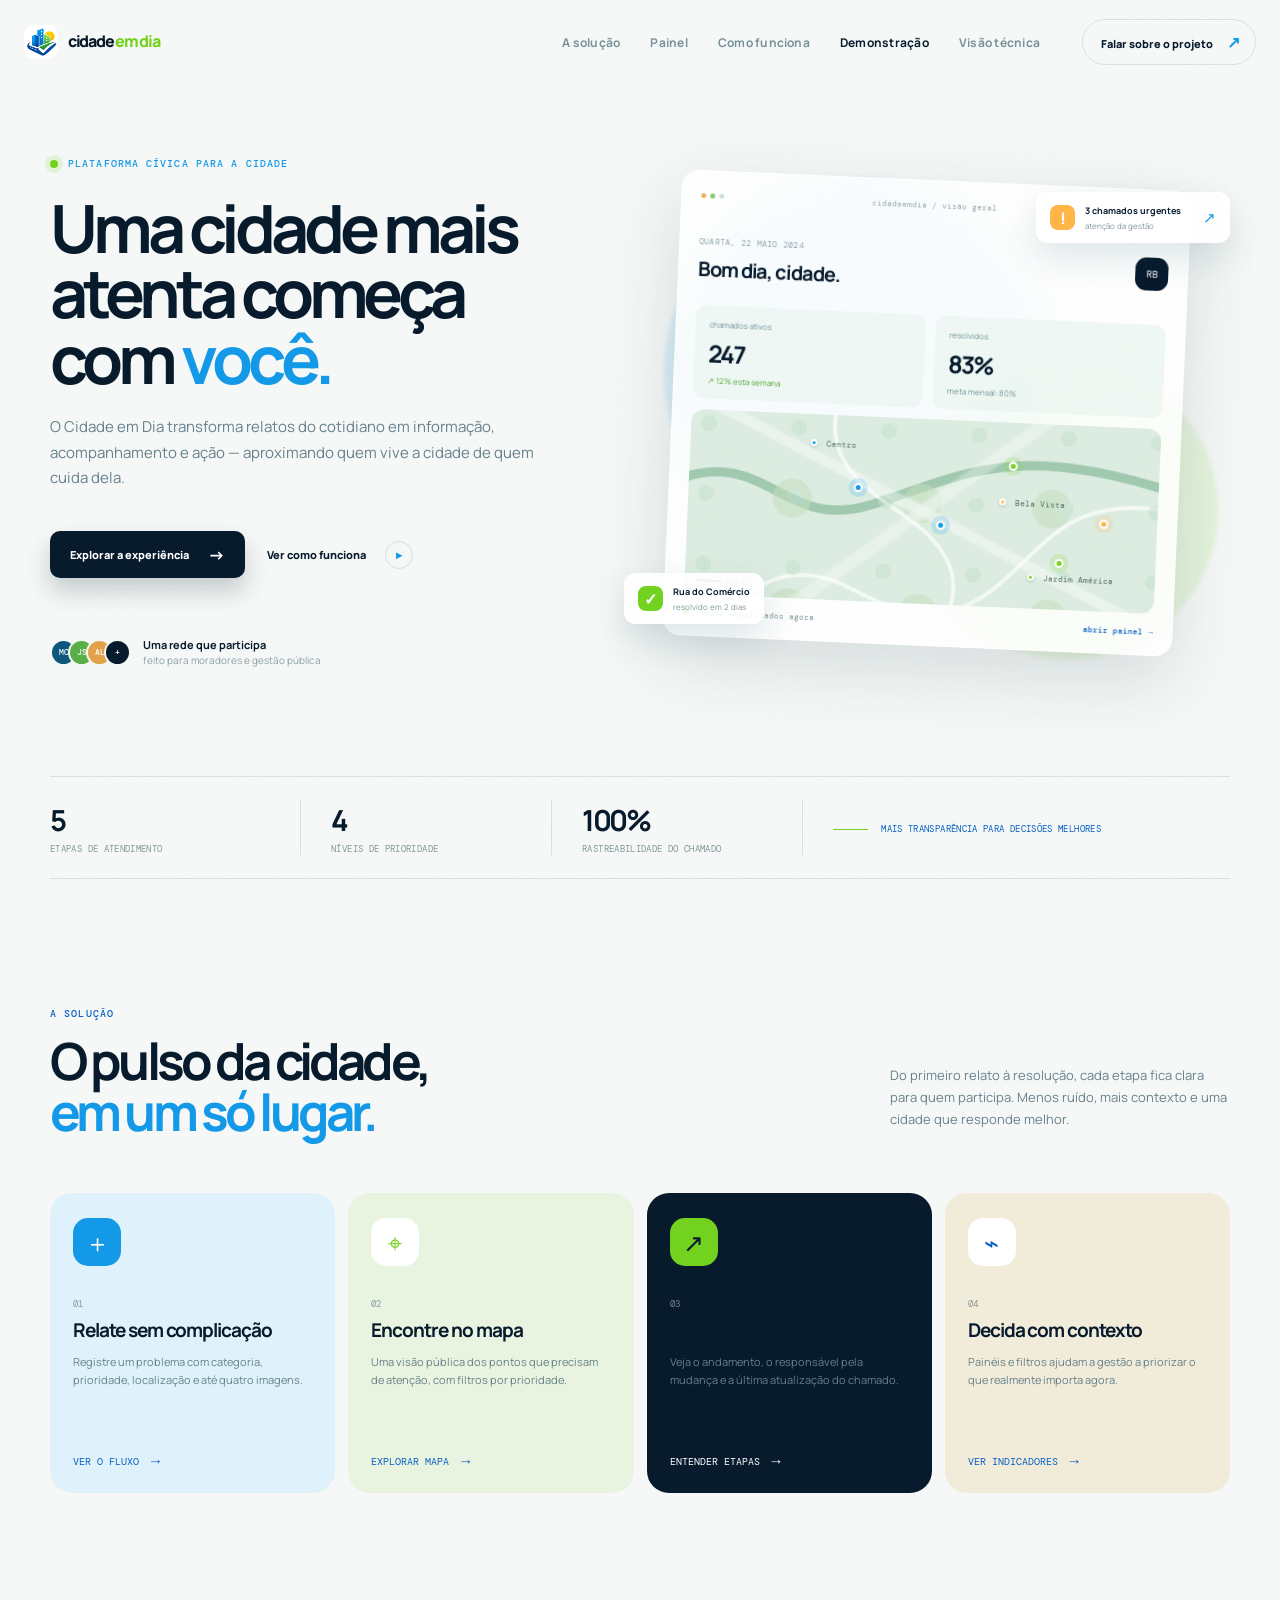
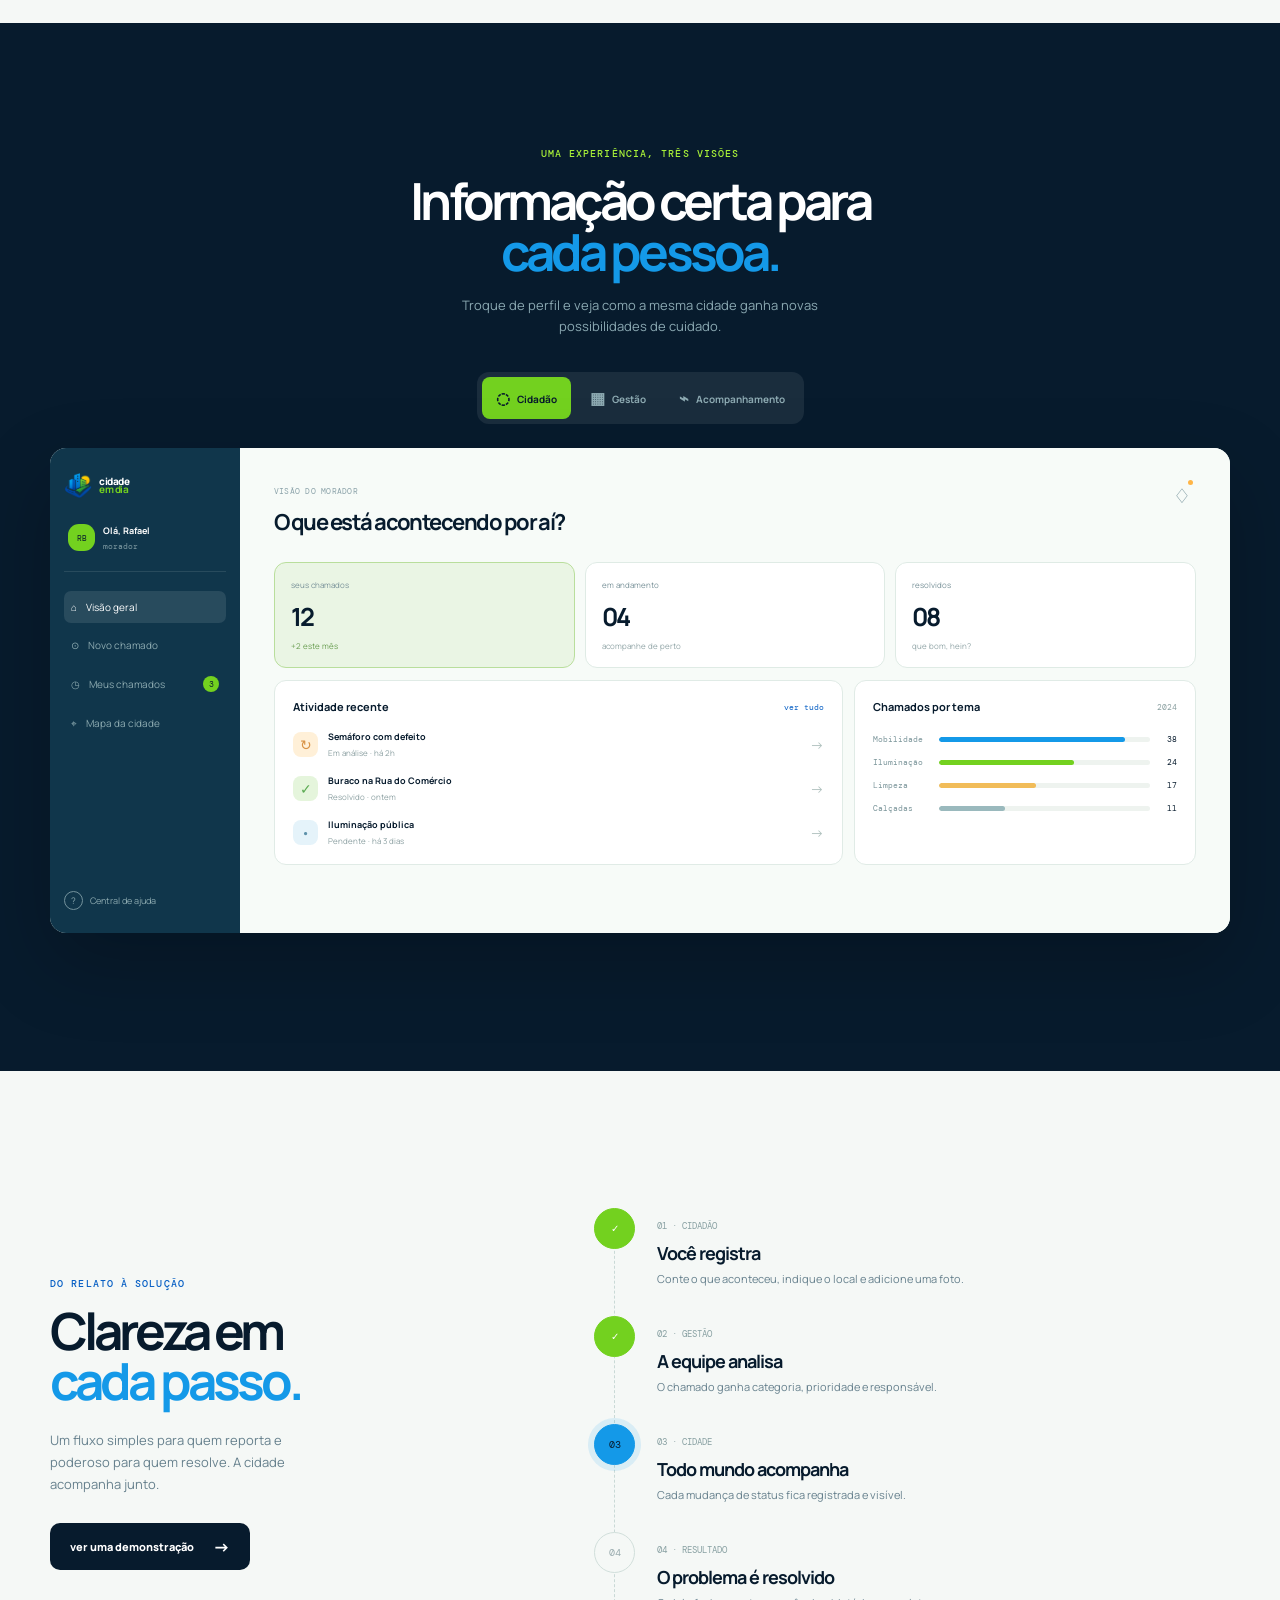
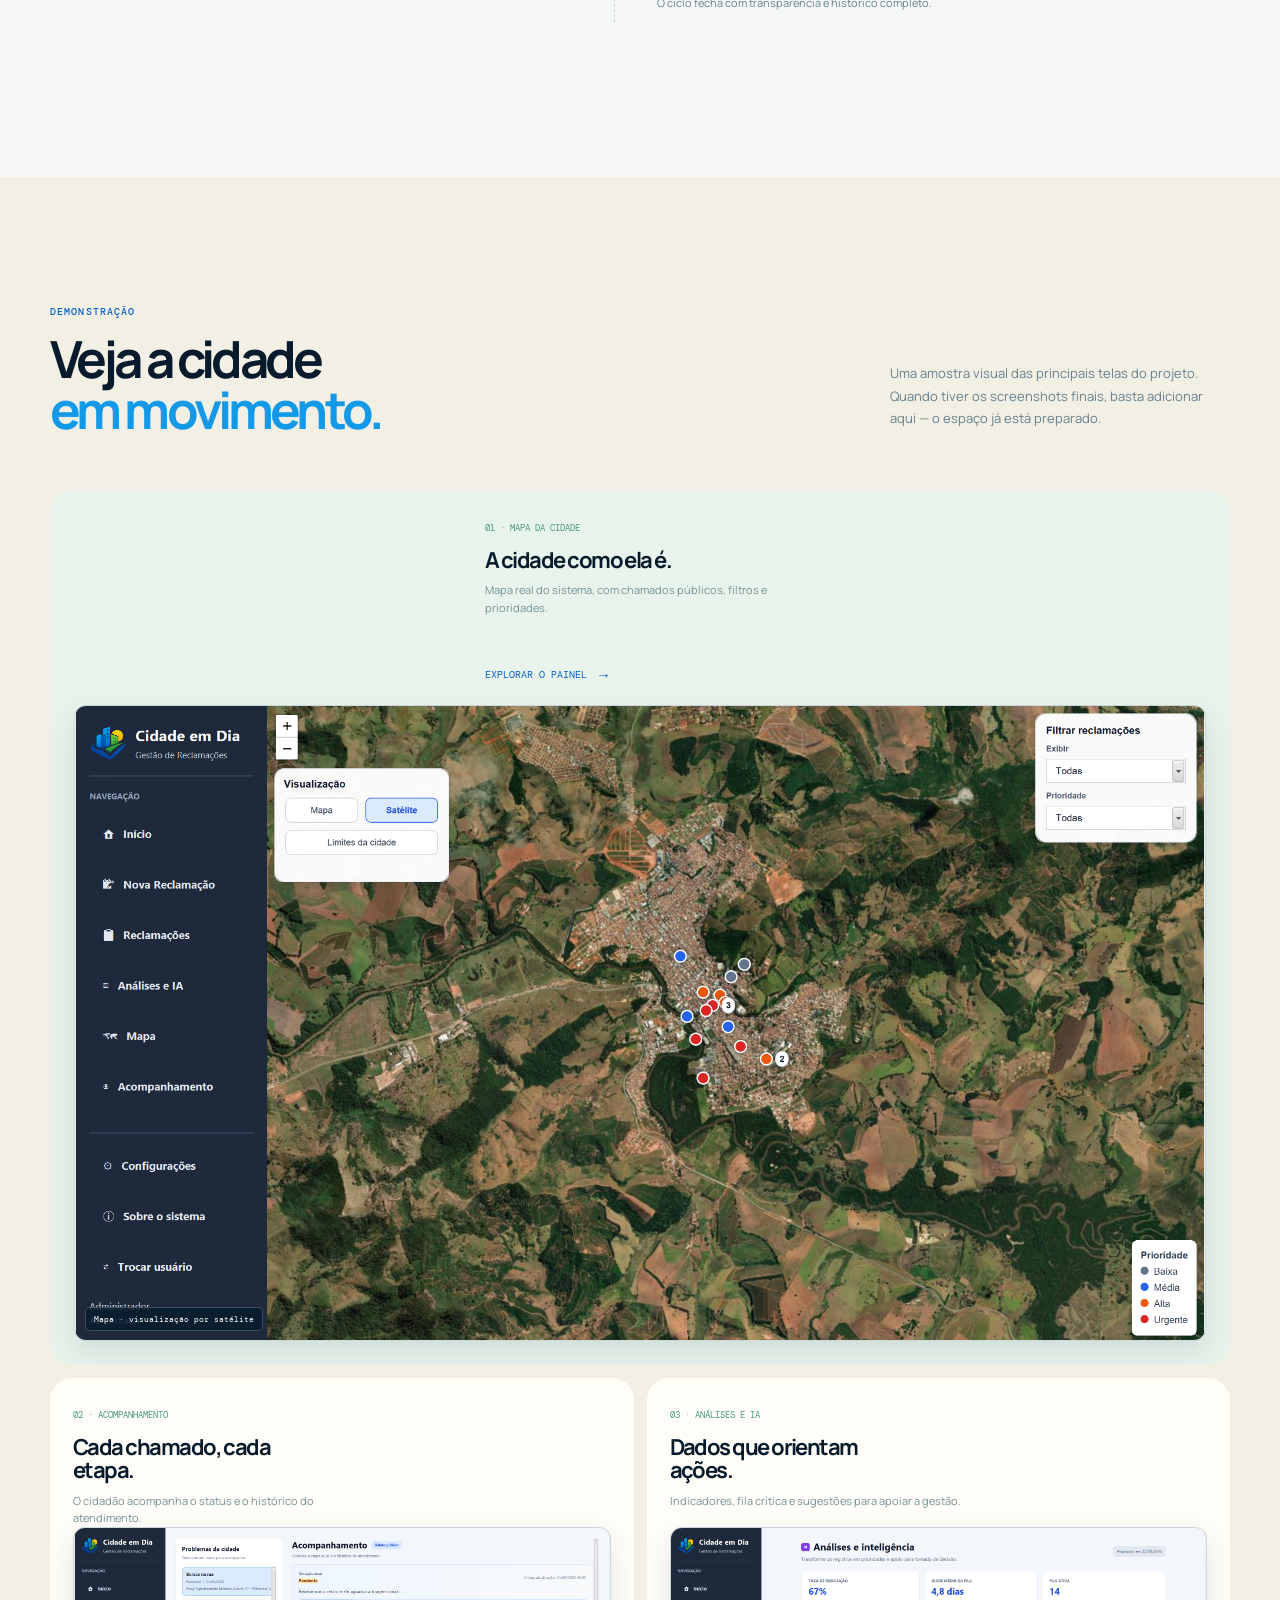
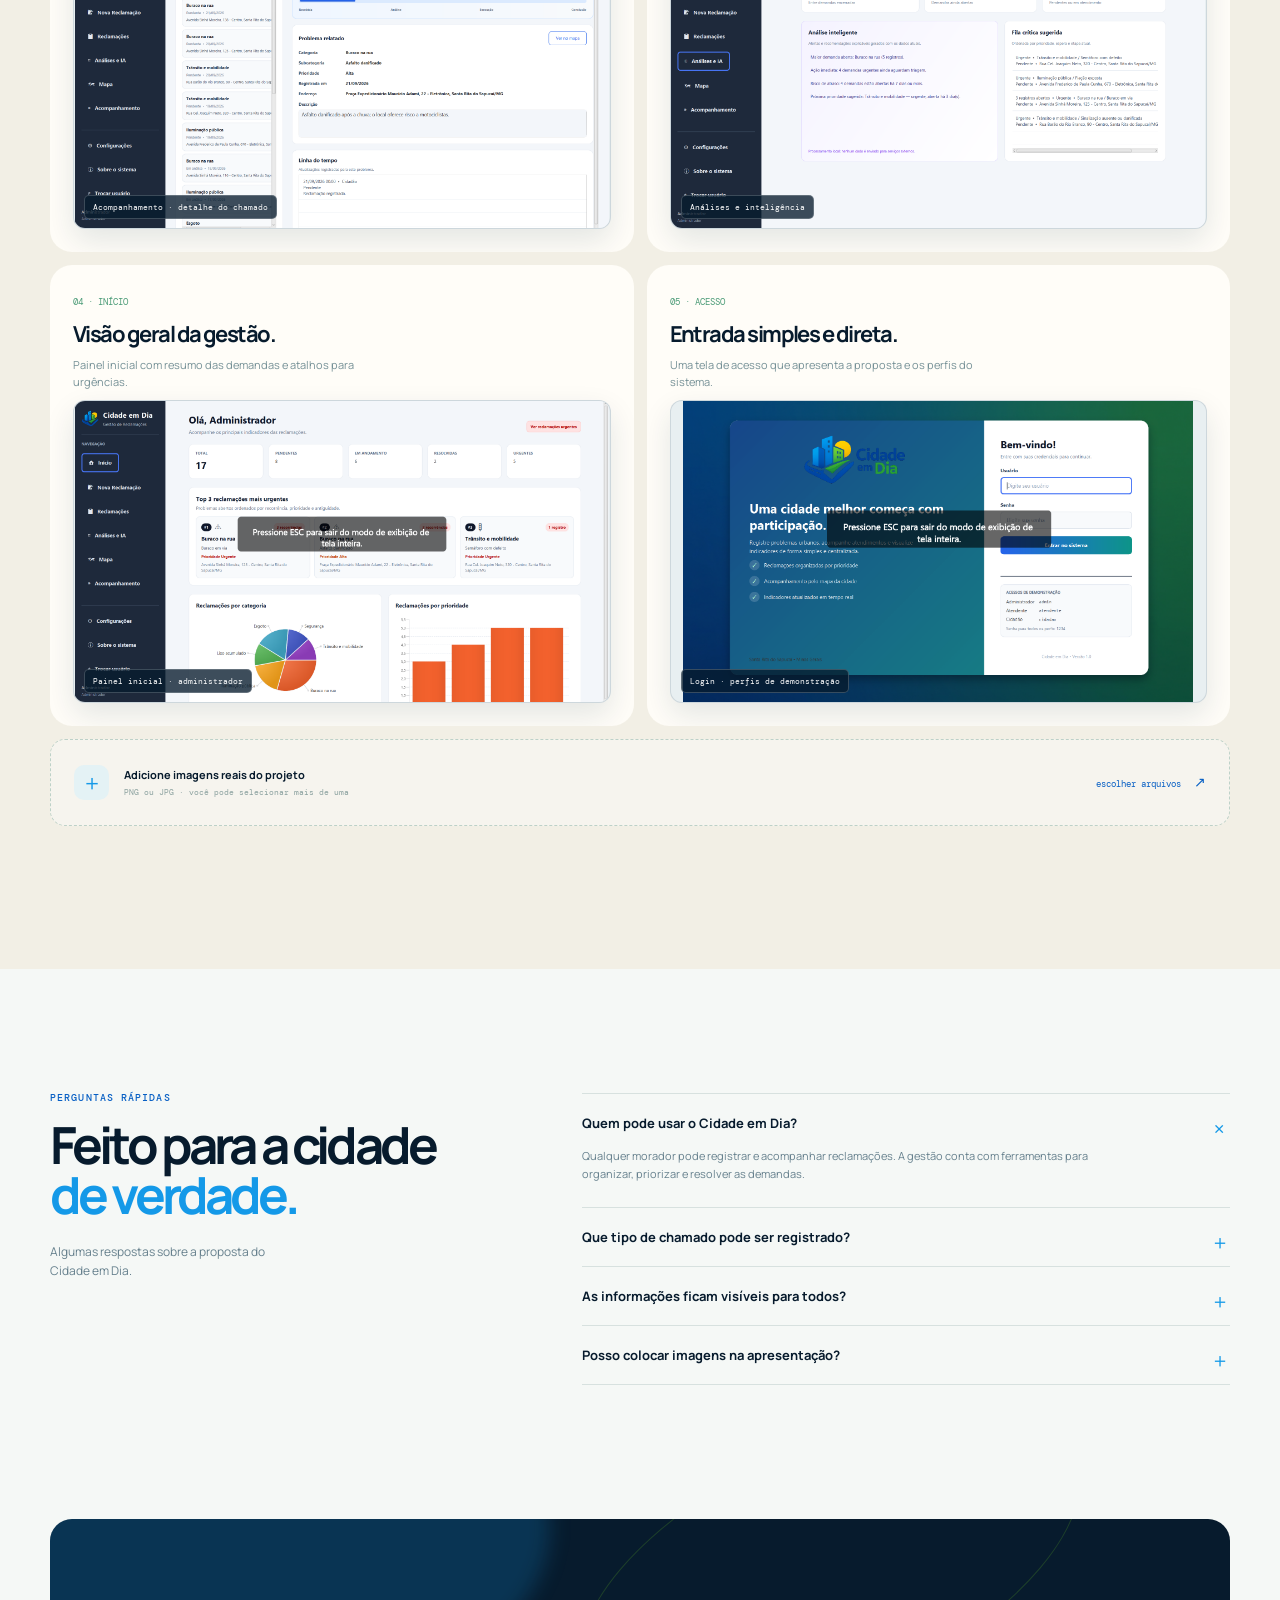
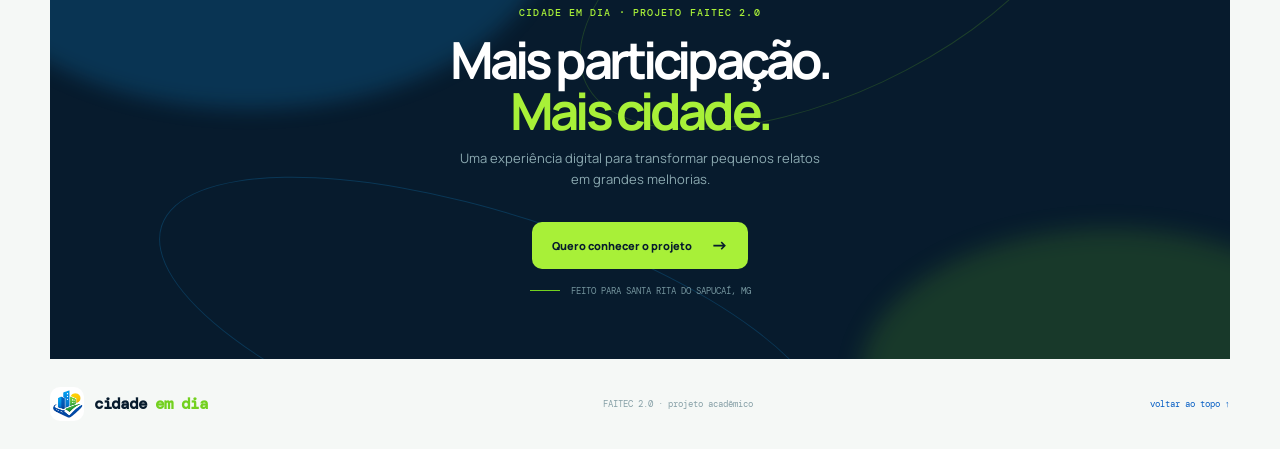
<file: site/index.html>
<!doctype html>
<html lang="pt-BR">
  <head>
    <meta charset="UTF-8" />
    <meta name="viewport" content="width=device-width, initial-scale=1.0" />
    <meta name="description" content="Cidade em Dia: conectando moradores, gestão pública e soluções para uma cidade melhor." />
    <meta name="theme-color" content="#071b2d" />
    <title>Cidade em Dia — A cidade em movimento</title>
    <link rel="stylesheet" href="styles.css" />
  </head>
  <body>
    <div class="site-noise" aria-hidden="true"></div>

    <header class="topbar" id="topo">
      <a class="brand" href="#topo" aria-label="Cidade em Dia, início">
        <span class="brand-mark"><img src="../src/main/resources/images/logoSemNome.png" alt="" /></span>
        <span class="brand-name">cidade <b>em dia</b></span>
      </a>

      <button class="menu-toggle" type="button" aria-expanded="false" aria-controls="main-nav">
        <span></span><span></span><span></span>
        <span class="sr-only">Abrir menu</span>
      </button>

      <nav class="main-nav" id="main-nav" aria-label="Navegação principal">
        <a class="nav-link is-active" href="#solucao">A solução</a>
        <a class="nav-link" href="#painel">Painel</a>
        <a class="nav-link" href="#fluxo">Como funciona</a>
        <a class="nav-link" href="#demonstracao">Demonstração</a>
        <a class="nav-link" href="tecnico.html">Visão técnica</a>
      </nav>

      <a class="nav-cta" href="#contato">Falar sobre o projeto <span aria-hidden="true">↗</span></a>
    </header>

    <main>
      <section class="hero section-wrap" id="inicio">
        <div class="hero-copy reveal">
          <div class="eyebrow"><span class="pulse-dot"></span> plataforma cívica para a cidade</div>
          <h1>Uma cidade mais atenta começa com <span>você.</span></h1>
          <p class="hero-lead">O Cidade em Dia transforma relatos do cotidiano em informação, acompanhamento e ação — aproximando quem vive a cidade de quem cuida dela.</p>
          <div class="hero-actions">
            <a class="button button-primary" href="#painel">Explorar a experiência <span aria-hidden="true">→</span></a>
            <button class="button button-quiet" type="button" data-open-modal>Ver como funciona <span class="play-icon" aria-hidden="true">▶</span></button>
          </div>
          <div class="hero-proof">
            <div class="avatar-stack" aria-hidden="true">
              <span>MC</span><span>JS</span><span>AL</span><span>+</span>
            </div>
            <p><strong>Uma rede que participa</strong><br /><span>feito para moradores e gestão pública</span></p>
          </div>
        </div>

        <div class="hero-visual reveal reveal-delay" aria-label="Prévia do painel Cidade em Dia">
          <div class="visual-glow glow-blue"></div>
          <div class="visual-glow glow-green"></div>
          <div class="hero-dashboard glass-card">
            <div class="dashboard-topline">
              <div class="window-dots"><i></i><i></i><i></i></div>
              <span>cidadeemdia / visão geral</span>
              <button type="button" aria-label="Mais opções">•••</button>
            </div>
            <div class="dashboard-heading">
              <div><span class="mini-label">quarta, 22 maio 2024</span><h2>Bom dia, cidade.</h2></div>
              <span class="user-chip">RB</span>
            </div>
            <div class="metric-row">
              <div class="metric"><span>chamados ativos</span><strong data-count="247">0</strong><small class="metric-up">↗ 12% esta semana</small></div>
              <div class="metric"><span>resolvidos</span><strong data-count="83" data-suffix="%">0%</strong><small>meta mensal: 80%</small></div>
            </div>
            <div class="mini-map">
              <div class="map-label map-label-one"><span class="map-pin blue"></span> Centro</div>
              <div class="map-label map-label-two"><span class="map-pin green"></span> Jardim América</div>
              <div class="map-label map-label-three"><span class="map-pin amber"></span> Bela Vista</div>
              <svg viewBox="0 0 500 220" preserveAspectRatio="none" aria-hidden="true">
                <path class="map-road road-one" d="M-10 75 C 80 38, 104 126, 194 94 S 342 16, 520 68" />
                <path class="map-road road-two" d="M48 222 C 80 168, 129 161, 178 184 S 278 225, 334 173 S 405 76, 515 86" />
                <path class="map-road road-three" d="M155 -10 C 139 65, 217 90, 251 118 S 300 180, 270 230" />
              </svg>
              <div class="map-dot dot-blue"></div><div class="map-dot dot-blue two"></div><div class="map-dot dot-green"></div><div class="map-dot dot-amber"></div><div class="map-dot dot-green two"></div>
              <div class="map-scale"><span></span><small>500 m</small></div>
            </div>
            <div class="dashboard-footer"><span><i class="status-live"></i> dados atualizados agora</span><a href="#painel">abrir painel →</a></div>
          </div>
          <div class="floating-card floating-alert"><span class="alert-icon">!</span><div><strong>3 chamados urgentes</strong><small>atenção da gestão</small></div><span class="floating-arrow">↗</span></div>
          <div class="floating-card floating-status"><span class="check-icon">✓</span><div><strong>Rua do Comércio</strong><small>resolvido em 2 dias</small></div></div>
        </div>
      </section>

      <div class="impact-strip section-wrap reveal" aria-label="Indicadores do projeto">
        <div><strong>5</strong><span>etapas de atendimento</span></div>
        <div><strong>4</strong><span>níveis de prioridade</span></div>
        <div><strong>100%</strong><span>rastreabilidade do chamado</span></div>
        <div class="impact-note"><span class="impact-line"></span><span>mais transparência para decisões melhores</span></div>
      </div>

      <section class="section section-wrap" id="solucao">
        <div class="section-heading split-heading reveal">
          <div><div class="eyebrow eyebrow-dark">a solução</div><h2>O pulso da cidade,<br /><em>em um só lugar.</em></h2></div>
          <p>Do primeiro relato à resolução, cada etapa fica clara para quem participa. Menos ruído, mais contexto e uma cidade que responde melhor.</p>
        </div>
        <div class="feature-grid">
          <article class="feature-card feature-blue reveal">
            <div class="feature-icon icon-report"><span>＋</span></div>
            <span class="feature-number">01</span><h3>Relate sem complicação</h3><p>Registre um problema com categoria, prioridade, localização e até quatro imagens.</p><a href="#fluxo" class="text-link">ver o fluxo <span>→</span></a>
          </article>
          <article class="feature-card feature-lime reveal reveal-delay-sm">
            <div class="feature-icon icon-map"><span>⌖</span></div>
            <span class="feature-number">02</span><h3>Encontre no mapa</h3><p>Uma visão pública dos pontos que precisam de atenção, com filtros por prioridade.</p><a href="#painel" class="text-link">explorar mapa <span>→</span></a>
          </article>
          <article class="feature-card feature-navy reveal reveal-delay-md">
            <div class="feature-icon icon-track"><span>↗</span></div>
            <span class="feature-number">03</span><h3>Acompanhe de verdade</h3><p>Veja o andamento, o responsável pela mudança e a última atualização do chamado.</p><a href="#fluxo" class="text-link">entender etapas <span>→</span></a>
          </article>
          <article class="feature-card feature-sand reveal reveal-delay-lg">
            <div class="feature-icon icon-insight"><span>⌁</span></div>
            <span class="feature-number">04</span><h3>Decida com contexto</h3><p>Painéis e filtros ajudam a gestão a priorizar o que realmente importa agora.</p><a href="#painel" class="text-link">ver indicadores <span>→</span></a>
          </article>
        </div>
      </section>

      <section class="section panel-section" id="painel">
        <div class="section-wrap">
          <div class="section-heading centered-heading reveal">
            <div class="eyebrow eyebrow-light">uma experiência, três visões</div>
            <h2>Informação certa para<br /><em>cada pessoa.</em></h2>
            <p>Troque de perfil e veja como a mesma cidade ganha novas possibilidades de cuidado.</p>
          </div>
          <div class="panel-switcher reveal" role="tablist" aria-label="Perfis do painel">
            <button class="profile-tab is-active" type="button" role="tab" aria-selected="true" data-profile="citizen"><span class="tab-symbol">◌</span> Cidadão</button>
            <button class="profile-tab" type="button" role="tab" aria-selected="false" data-profile="manager"><span class="tab-symbol">▦</span> Gestão</button>
            <button class="profile-tab" type="button" role="tab" aria-selected="false" data-profile="tracking"><span class="tab-symbol">⌁</span> Acompanhamento</button>
          </div>
          <div class="interactive-panel glass-card reveal">
            <div class="interactive-sidebar">
              <div class="mini-brand"><img src="../src/main/resources/images/logoSemNome.png" alt="" /><span>cidade<br /><b>em dia</b></span></div>
              <div class="sidebar-user"><span class="user-chip user-chip-light">RB</span><div><strong id="side-name">Olá, Rafael</strong><small id="side-role">morador</small></div></div>
              <nav class="side-nav" aria-label="Prévia de navegação"><a class="side-nav-link is-current" href="#painel">⌂ <span>Visão geral</span></a><a class="side-nav-link" href="#demonstracao">⊙ <span id="side-action">Novo chamado</span></a><a class="side-nav-link" href="#fluxo">◷ <span>Meus chamados</span><i>3</i></a><a class="side-nav-link" href="#painel">⌖ <span>Mapa da cidade</span></a></nav>
              <div class="sidebar-bottom"><span class="sidebar-help">?</span><span>Central de ajuda</span></div>
            </div>
            <div class="interactive-main">
              <div class="interactive-top"><div><span class="mini-label" id="panel-kicker">visão do morador</span><h3 id="panel-title">O que está acontecendo por aí?</h3></div><button class="notify-button" aria-label="Notificações">♢<i></i></button></div>
              <div class="panel-content" id="profile-citizen">
                <div class="panel-stat-grid"><div class="panel-stat panel-stat-highlight"><span>seus chamados</span><strong>12</strong><small>+2 este mês</small></div><div class="panel-stat"><span>em andamento</span><strong>04</strong><small>acompanhe de perto</small></div><div class="panel-stat"><span>resolvidos</span><strong>08</strong><small>que bom, hein?</small></div></div>
                <div class="panel-lower"><div class="activity-card"><div class="card-header"><h4>Atividade recente</h4><a href="#fluxo">ver tudo</a></div><div class="activity-row"><span class="activity-status status-analysis">↻</span><div><strong>Semáforo com defeito</strong><small>Em análise · há 2h</small></div><span class="activity-arrow">→</span></div><div class="activity-row"><span class="activity-status status-done">✓</span><div><strong>Buraco na Rua do Comércio</strong><small>Resolvido · ontem</small></div><span class="activity-arrow">→</span></div><div class="activity-row"><span class="activity-status status-pending">•</span><div><strong>Iluminação pública</strong><small>Pendente · há 3 dias</small></div><span class="activity-arrow">→</span></div></div><div class="category-card"><div class="card-header"><h4>Chamados por tema</h4><span>2024</span></div><div class="bar-chart"><div style="--bar: 88%"><span>Mobilidade</span><i></i><b>38</b></div><div style="--bar: 64%"><span>Iluminação</span><i></i><b>24</b></div><div style="--bar: 46%"><span>Limpeza</span><i></i><b>17</b></div><div style="--bar: 31%"><span>Calçadas</span><i></i><b>11</b></div></div></div></div>
              </div>
              <div class="panel-content is-hidden" id="profile-manager">
                <div class="panel-stat-grid"><div class="panel-stat panel-stat-highlight"><span>chamados totais</span><strong>247</strong><small>+12% esta semana</small></div><div class="panel-stat"><span>urgentes</span><strong>03</strong><small class="danger-text">atenção necessária</small></div><div class="panel-stat"><span>taxa de solução</span><strong>83<small>%</small></strong><small>acima da meta</small></div></div>
                <div class="panel-lower"><div class="activity-card"><div class="card-header"><h4>Fila de atenção</h4><a href="#demonstracao">abrir fila</a></div><div class="activity-row"><span class="priority-dot priority-high"></span><div><strong>Congestionamento recorrente</strong><small>Urgente · Centro</small></div><span class="activity-arrow">→</span></div><div class="activity-row"><span class="priority-dot priority-medium"></span><div><strong>Faixa de pedestres apagada</strong><small>Alta · Jardim América</small></div><span class="activity-arrow">→</span></div><div class="activity-row"><span class="priority-dot priority-low"></span><div><strong>Coleta irregular</strong><small>Média · Bela Vista</small></div><span class="activity-arrow">→</span></div></div><div class="category-card insight-card"><div class="card-header"><h4>Tempo médio</h4><span>últimos 30 dias</span></div><strong class="big-insight">2,4 <small>dias</small></strong><div class="insight-line"><span>melhor que no mês anterior</span><b>↓ 18%</b></div><div class="sparkline"><i></i><i></i><i></i><i></i><i></i><i></i><i></i><i></i></div></div></div>
              </div>
              <div class="panel-content is-hidden" id="profile-tracking">
                <div class="tracking-head"><div><span class="mini-label">chamado #CED-0247</span><h4>Buraco na Rua do Comércio</h4><span class="location-label">⌖ Centro · Santa Rita do Sapucaí</span></div><span class="tracking-badge">em execução</span></div>
                <div class="progress-track"><div class="progress-fill"></div><div class="progress-point is-done">✓</div><div class="progress-point is-done">✓</div><div class="progress-point is-current">3</div><div class="progress-point">4</div></div><div class="progress-labels"><span>Registrado</span><span>Em análise</span><span class="current-label">Em execução</span><span>Resolvido</span></div>
                <div class="tracking-update"><span class="update-icon">↗</span><div><strong>Equipe de obras atualizou o chamado</strong><small>“O reparo foi programado para esta semana.” · há 4h</small></div><a href="#fluxo">ver histórico →</a></div>
              </div>
            </div>
          </div>
        </div>
      </section>

      <section class="section section-wrap workflow-section" id="fluxo">
        <div class="workflow-copy reveal"><div class="eyebrow eyebrow-dark">do relato à solução</div><h2>Clareza em<br /><em>cada passo.</em></h2><p>Um fluxo simples para quem reporta e poderoso para quem resolve. A cidade acompanha junto.</p><a class="button button-dark" href="#demonstracao">ver uma demonstração <span>→</span></a></div>
        <div class="timeline reveal reveal-delay"><div class="timeline-line"></div><article class="timeline-item is-complete"><div class="timeline-marker">✓</div><div><span>01 · cidadão</span><h3>Você registra</h3><p>Conte o que aconteceu, indique o local e adicione uma foto.</p></div></article><article class="timeline-item is-complete"><div class="timeline-marker">✓</div><div><span>02 · gestão</span><h3>A equipe analisa</h3><p>O chamado ganha categoria, prioridade e responsável.</p></div></article><article class="timeline-item is-current"><div class="timeline-marker">03</div><div><span>03 · cidade</span><h3>Todo mundo acompanha</h3><p>Cada mudança de status fica registrada e visível.</p></div></article><article class="timeline-item"><div class="timeline-marker">04</div><div><span>04 · resultado</span><h3>O problema é resolvido</h3><p>O ciclo fecha com transparência e histórico completo.</p></div></article></div>
      </section>

      <section class="section demo-section" id="demonstracao">
        <div class="section-wrap">
          <div class="section-heading split-heading reveal"><div><div class="eyebrow eyebrow-dark">demonstração</div><h2>Veja a cidade<br /><em>em movimento.</em></h2></div><p>Uma amostra visual das principais telas do projeto. Quando tiver os screenshots finais, basta adicionar aqui — o espaço já está preparado.</p></div>
          <div class="showcase-grid screenshot-grid">
            <article class="showcase-card showcase-wide screenshot-card reveal"><div class="showcase-copy"><span class="showcase-tag">01 · mapa da cidade</span><h3>A cidade como ela é.</h3><p>Mapa real do sistema, com chamados públicos, filtros e prioridades.</p><a href="#painel" class="text-link">explorar o painel <span>→</span></a></div><figure class="screen-preview screen-preview-wide"><img src="img/mapa.png" alt="Tela do mapa do Cidade em Dia, com marcadores de reclamações e filtros de prioridade." loading="lazy" /><figcaption>Mapa · visualização por satélite</figcaption></figure></article>
            <article class="showcase-card screenshot-card reveal reveal-delay-sm"><div class="showcase-copy"><span class="showcase-tag">02 · acompanhamento</span><h3>Cada chamado, cada etapa.</h3><p>O cidadão acompanha o status e o histórico do atendimento.</p></div><figure class="screen-preview"><img src="img/acompanhamento.png" alt="Tela de acompanhamento de um problema urbano com progresso, detalhes e linha do tempo." loading="lazy" /><figcaption>Acompanhamento · detalhe do chamado</figcaption></figure></article>
            <article class="showcase-card screenshot-card reveal reveal-delay-md"><div class="showcase-copy"><span class="showcase-tag">03 · análises e IA</span><h3>Dados que orientam ações.</h3><p>Indicadores, fila crítica e sugestões para apoiar a gestão.</p></div><figure class="screen-preview screen-preview-bottom"><img src="img/analisesIA.png" alt="Tela de análises do sistema com taxa de resolução, fila ativa e recomendações." loading="lazy" /><figcaption>Análises e inteligência</figcaption></figure></article>
            <article class="showcase-card screenshot-card reveal"><div class="showcase-copy"><span class="showcase-tag">04 · início</span><h3>Visão geral da gestão.</h3><p>Painel inicial com resumo das demandas e atalhos para urgências.</p></div><figure class="screen-preview screen-preview-bottom"><img src="img/inicial.png" alt="Tela inicial do sistema com resumo de reclamações e painel de urgências." loading="lazy" /><figcaption>Painel inicial · administrador</figcaption></figure></article>
            <article class="showcase-card screenshot-card reveal reveal-delay-sm"><div class="showcase-copy"><span class="showcase-tag">05 · acesso</span><h3>Entrada simples e direta.</h3><p>Uma tela de acesso que apresenta a proposta e os perfis do sistema.</p></div><figure class="screen-preview"><img src="img/login.png" alt="Tela de login do Cidade em Dia com acessos de demonstração." loading="lazy" /><figcaption>Login · perfis de demonstração</figcaption></figure></article>
          </div>
          <label class="upload-zone reveal" for="demo-upload"><span class="upload-plus">＋</span><span><strong>Adicione imagens reais do projeto</strong><small>PNG ou JPG · você pode selecionar mais de uma</small></span><span class="upload-action">escolher arquivos <span>↗</span></span><input id="demo-upload" type="file" accept="image/png,image/jpeg,image/webp" multiple /></label>
          <div class="uploaded-gallery" id="uploaded-gallery" aria-live="polite"></div>
        </div>
      </section>

      <section class="section faq-section section-wrap">
        <div class="faq-intro reveal"><div class="eyebrow eyebrow-dark">perguntas rápidas</div><h2>Feito para a cidade<br /><em>de verdade.</em></h2><p>Algumas respostas sobre a proposta do Cidade em Dia.</p></div>
        <div class="faq-list reveal reveal-delay"><button class="faq-item is-open" type="button"><span>Quem pode usar o Cidade em Dia?</span><i>＋</i><p>Qualquer morador pode registrar e acompanhar reclamações. A gestão conta com ferramentas para organizar, priorizar e resolver as demandas.</p></button><button class="faq-item" type="button"><span>Que tipo de chamado pode ser registrado?</span><i>＋</i><p>Mobilidade, iluminação, limpeza, calçadas e outros temas urbanos. Cada chamado pode receber categoria, subcategoria e prioridade.</p></button><button class="faq-item" type="button"><span>As informações ficam visíveis para todos?</span><i>＋</i><p>Os problemas públicos podem ser consultados no mapa e o morador acompanha o histórico dos próprios chamados com transparência.</p></button><button class="faq-item" type="button"><span>Posso colocar imagens na apresentação?</span><i>＋</i><p>Sim. A seção de demonstração acima já permite selecionar imagens locais para criar uma galeria visual do projeto.</p></button></div>
      </section>

      <section class="final-cta section-wrap reveal" id="contato"><div class="cta-orbit orbit-one"></div><div class="cta-orbit orbit-two"></div><div class="eyebrow eyebrow-light">cidade em dia · projeto faitec 2.0</div><h2>Mais participação.<br /><em>Mais cidade.</em></h2><p>Uma experiência digital para transformar pequenos relatos em grandes melhorias.</p><a class="button button-light" href="#demonstracao">Quero conhecer o projeto <span>→</span></a><div class="cta-signature"><span class="signature-line"></span><span>feito para Santa Rita do Sapucaí, MG</span></div></section>
    </main>

    <footer class="footer section-wrap"><a class="brand" href="#topo"><span class="brand-mark"><img src="../src/main/resources/images/logoSemNome.png" alt="" /></span><span class="brand-name">cidade <b>em dia</b></span></a><span>FAITEC 2.0 · projeto acadêmico</span><a href="#topo">voltar ao topo ↑</a></footer>

    <div class="modal-backdrop" id="demo-modal" role="dialog" aria-modal="true" aria-labelledby="modal-title" hidden><div class="demo-modal"><button class="modal-close" type="button" data-close-modal aria-label="Fechar">×</button><span class="eyebrow eyebrow-dark">em 3 passos</span><h2 id="modal-title">Como a cidade entra<br /><em>em movimento.</em></h2><div class="modal-steps"><div><span>01</span><strong>Relate</strong><small>O morador registra o que precisa de atenção.</small></div><div><span>02</span><strong>Organize</strong><small>A gestão analisa e prioriza cada chamado.</small></div><div><span>03</span><strong>Acompanhe</strong><small>Todos acompanham o caminho até a solução.</small></div></div><a class="button button-dark" href="#fluxo" data-close-modal>ver o fluxo completo <span>→</span></a></div></div>

    <script src="app.js"></script>
  </body>
</html>
</file>
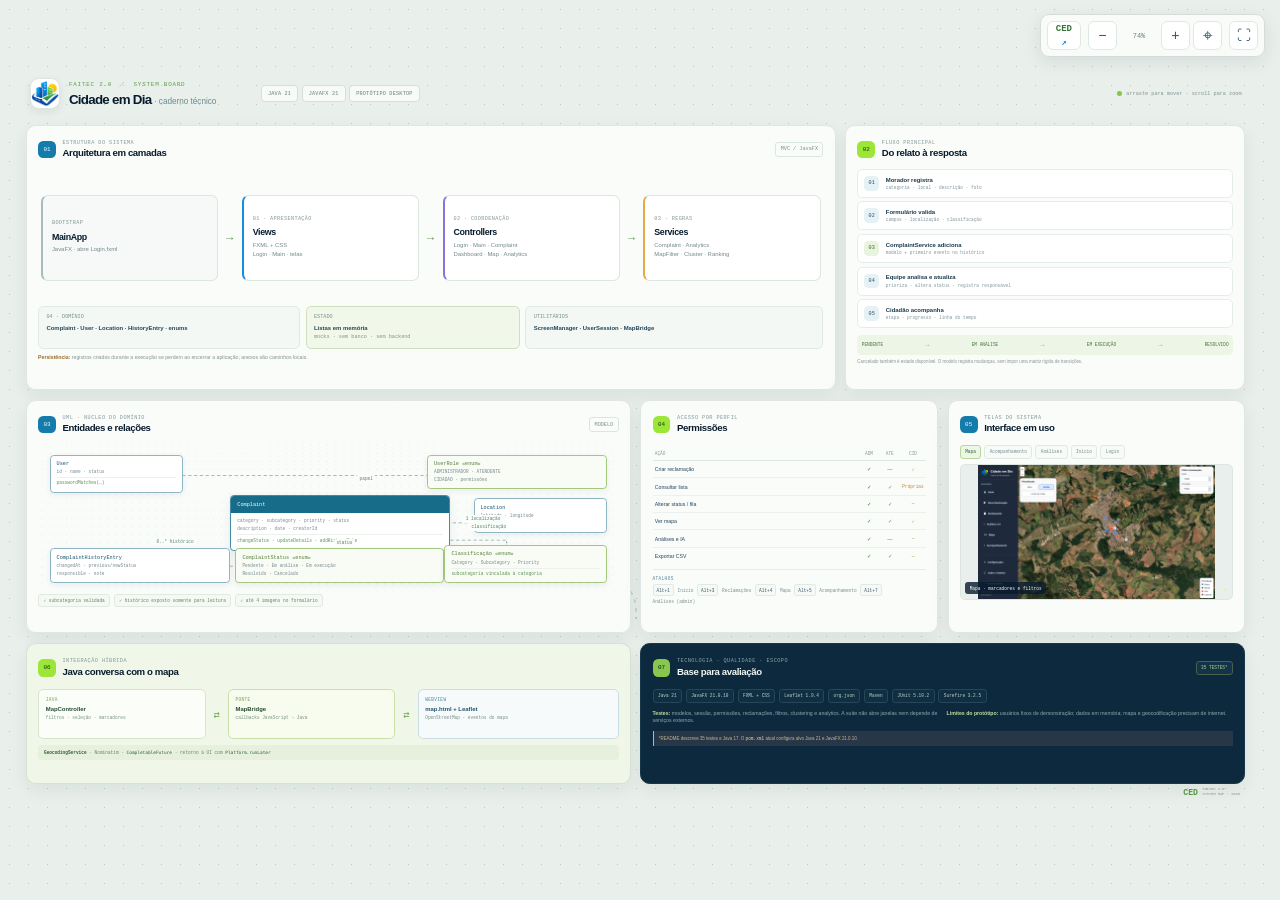
<file: site/tecnico.html>
<!doctype html>
<html lang="pt-BR">
  <head>
    <meta charset="UTF-8" />
    <meta name="viewport" content="width=device-width, initial-scale=1.0" />
    <meta name="description" content="Quadro técnico visual do projeto Cidade em Dia." />
    <meta name="theme-color" content="#071b2d" />
    <title>Quadro técnico — Cidade em Dia</title>
    <link rel="stylesheet" href="tech.css" />
  </head>
  <body>
    <main class="canvas-viewport" id="canvas-viewport" aria-label="Quadro técnico do Cidade em Dia">
      <div class="canvas-world" id="canvas-world">
        <svg class="canvas-connectors" viewBox="0 0 1680 1000" preserveAspectRatio="none" aria-hidden="true">
          <path d="M845 275 C880 275 880 275 910 275" />
          <path d="M520 470 C520 500 520 495 520 525" />
          <path d="M1100 470 C1100 500 1100 495 1100 525" />
          <path d="M810 690 C840 720 840 730 840 755" />
          <path d="M1330 690 C1330 725 1320 735 1290 755" />
        </svg>

        <header class="board-heading">
          <a class="board-logo" href="index.html" title="Voltar à apresentação do projeto"><img src="../src/main/resources/images/logoSemNome.png" alt="" /></a>
          <div class="board-title"><div class="board-kicker">FAITEC 2.0 <span>／</span> SYSTEM BOARD</div><h1>Cidade em Dia <em>· caderno técnico</em></h1></div>
          <div class="heading-chips"><span>JAVA 21</span><span>JAVAFX 21</span><span>PROTÓTIPO DESKTOP</span></div>
          <span class="board-hint"><i></i> arraste para mover · scroll para zoom</span>
        </header>

        <section class="board-card architecture-card" aria-labelledby="architecture-title">
          <div class="card-heading"><span class="card-index">01</span><div><span class="card-kicker">ESTRUTURA DO SISTEMA</span><h2 id="architecture-title">Arquitetura em camadas</h2></div><span class="card-mark">MVC / JavaFX</span></div>
          <div class="architecture-flow">
            <article class="arch-node arch-entry"><span class="node-type">BOOTSTRAP</span><strong>MainApp</strong><small>JavaFX · abre Login.fxml</small></article><i class="node-arrow">→</i>
            <article class="arch-node arch-ui"><span class="node-type">01 · APRESENTAÇÃO</span><strong>Views</strong><small>FXML + CSS<br />Login · Main · telas</small></article><i class="node-arrow">→</i>
            <article class="arch-node arch-control"><span class="node-type">02 · COORDENAÇÃO</span><strong>Controllers</strong><small>Login · Main · Complaint<br />Dashboard · Map · Analytics</small></article><i class="node-arrow">→</i>
            <article class="arch-node arch-service"><span class="node-type">03 · REGRAS</span><strong>Services</strong><small>Complaint · Analytics<br />MapFilter · Cluster · Ranking</small></article>
          </div>
          <div class="arch-lower"><div class="domain-inline"><span>04 · DOMÍNIO</span><strong>Complaint · User · Location · HistoryEntry · enums</strong></div><div class="memory-inline"><span>ESTADO</span><strong>Listas em memória</strong><small>mocks · sem banco · sem backend</small></div><div class="utility-inline"><span>UTILITÁRIOS</span><strong>ScreenManager · UserSession · MapBridge</strong></div></div>
          <div class="card-footnote"><b>Persistência:</b> registros criados durante a execução se perdem ao encerrar a aplicação; anexos são caminhos locais.</div>
        </section>

        <section class="board-card workflow-card" aria-labelledby="workflow-title">
          <div class="card-heading"><span class="card-index green-index">02</span><div><span class="card-kicker">FLUXO PRINCIPAL</span><h2 id="workflow-title">Do relato à resposta</h2></div></div>
          <div class="workflow-list"><article><i>01</i><div><strong>Morador registra</strong><small>categoria · local · descrição · foto</small></div></article><article><i>02</i><div><strong>Formulário valida</strong><small>campos · localização · classificação</small></div></article><article><i>03</i><div><strong>ComplaintService adiciona</strong><small>modelo + primeiro evento no histórico</small></div></article><article><i>04</i><div><strong>Equipe analisa e atualiza</strong><small>prioriza · altera status · registra responsável</small></div></article><article><i>05</i><div><strong>Cidadão acompanha</strong><small>etapa · progresso · linha do tempo</small></div></article></div>
          <div class="status-flow"><span>PENDENTE</span><i>→</i><span>EM ANÁLISE</span><i>→</i><span>EM EXECUÇÃO</span><i>→</i><span>RESOLVIDO</span></div><div class="status-note">Cancelado também é estado disponível. O modelo registra mudanças, sem impor uma matriz rígida de transições.</div>
        </section>

        <section class="board-card uml-card" aria-labelledby="uml-title">
          <div class="card-heading"><span class="card-index">03</span><div><span class="card-kicker">UML · NÚCLEO DO DOMÍNIO</span><h2 id="uml-title">Entidades e relações</h2></div><span class="card-mark">MODELO</span></div>
          <div class="uml-diagram" role="img" aria-label="User referencia UserRole. Complaint contém Location, eventos de histórico e caminhos de anexos, e usa enums para classificação, status e prioridade.">
            <svg viewBox="0 0 700 290" preserveAspectRatio="none" aria-hidden="true"><path d="M174 66 H500"/><path d="M280 160 H350"/><path d="M465 157 H540"/><path d="M350 201 V240 H160 V222"/><path d="M425 201 V240 H380 V222"/><path d="M455 190 H565 V222"/></svg>
            <article class="uml-box user-box"><b>User</b><span>id · name · status</span><small>passwordMatches(…)</small></article>
            <article class="uml-box role-box"><b>UserRole «enum»</b><span>ADMINISTRADOR · ATENDENTE</span><span>CIDADAO · permissões</span></article>
            <article class="uml-box complaint-box"><b>Complaint</b><span>category · subcategory · priority · status</span><span>description · date · creatorId</span><small>changeStatus · updateDetails · addHistoryNote</small></article>
            <article class="uml-box location-box"><b>Location</b><span>latitude · longitude</span><span>address</span></article>
            <article class="uml-box history-box"><b>ComplaintHistoryEntry</b><span>changedAt · previous/newStatus</span><span>responsible · note</span></article>
            <article class="uml-box status-box"><b>ComplaintStatus «enum»</b><span>Pendente · Em análise · Em execução</span><span>Resolvido · Cancelado</span></article>
            <article class="uml-box classification-box"><b>Classificação «enum»</b><span>Category · Subcategory · Priority</span><small>subcategoria vinculada à categoria</small></article>
            <span class="uml-label label-role">papel</span><span class="uml-label label-location">1 localização</span><span class="uml-label label-history">0..* histórico</span><span class="uml-label label-status">status</span><span class="uml-label label-classification">classificação</span>
          </div>
          <div class="uml-rules"><span>✓ subcategoria validada</span><span>✓ histórico exposto somente para leitura</span><span>✓ até 4 imagens no formulário</span></div>
        </section>

        <section class="board-card access-card" aria-labelledby="access-title">
          <div class="card-heading"><span class="card-index green-index">04</span><div><span class="card-kicker">ACESSO POR PERFIL</span><h2 id="access-title">Permissões</h2></div></div>
          <table class="access-table"><thead><tr><th>AÇÃO</th><th>ADM</th><th>ATE</th><th>CID</th></tr></thead><tbody><tr><td>Criar reclamação</td><td>✓</td><td>—</td><td>✓</td></tr><tr><td>Consultar lista</td><td>✓</td><td>✓</td><td>Próprias</td></tr><tr><td>Alterar status / fila</td><td>✓</td><td>✓</td><td>—</td></tr><tr><td>Ver mapa</td><td>✓</td><td>✓</td><td>✓</td></tr><tr><td>Análises e IA</td><td>✓</td><td>—</td><td>—</td></tr><tr><td>Exportar CSV</td><td>✓</td><td>✓</td><td>—</td></tr></tbody></table>
          <div class="keyboard-shortcuts"><span>ATALHOS</span><b>Alt+1</b> Início <b>Alt+3</b> Reclamações <b>Alt+4</b> Mapa <b>Alt+5</b> Acompanhamento <b>Alt+7</b> Análises (admin)</div>
        </section>

        <section class="board-card screens-card" aria-labelledby="screens-title">
          <div class="card-heading"><span class="card-index">05</span><div><span class="card-kicker">TELAS DO SISTEMA</span><h2 id="screens-title">Interface em uso</h2></div></div>
          <div class="screen-tabs" role="tablist" aria-label="Selecionar tela do sistema"><button class="screen-tab is-active" role="tab" aria-selected="true" data-screen="mapa">Mapa</button><button class="screen-tab" role="tab" aria-selected="false" data-screen="acompanhamento">Acompanhamento</button><button class="screen-tab" role="tab" aria-selected="false" data-screen="analisesIA">Análises</button><button class="screen-tab" role="tab" aria-selected="false" data-screen="inicial">Início</button><button class="screen-tab" role="tab" aria-selected="false" data-screen="login">Login</button></div>
          <a class="screen-preview" id="screen-open" href="img/mapa.png" target="_blank" rel="noopener"><img id="active-screen" src="img/mapa.png" alt="Mapa principal do Cidade em Dia" /><span id="screen-caption">Mapa · marcadores e filtros</span><i>↗</i></a>
        </section>

        <section class="board-card map-card" aria-labelledby="map-title">
          <div class="card-heading"><span class="card-index green-index">06</span><div><span class="card-kicker">INTEGRAÇÃO HÍBRIDA</span><h2 id="map-title">Java conversa com o mapa</h2></div></div>
          <div class="map-pipeline"><div class="map-component"><span>JAVA</span><b>MapController</b><small>filtros · seleção · marcadores</small></div><i>⇄</i><div class="map-component bridge-component"><span>PONTE</span><b>MapBridge</b><small>callbacks JavaScript → Java</small></div><i>⇄</i><div class="map-component web-component"><span>WEBVIEW</span><b>map.html + Leaflet</b><small>OpenStreetMap · eventos do mapa</small></div></div>
          <div class="map-service-line"><b>GeocodingService</b> · Nominatim · <code>CompletableFuture</code> · retorno à UI com <code>Platform.runLater</code></div>
        </section>

        <section class="board-card quality-card" aria-labelledby="quality-title">
          <div class="card-heading"><span class="card-index">07</span><div><span class="card-kicker">TECNOLOGIA · QUALIDADE · ESCOPO</span><h2 id="quality-title">Base para avaliação</h2></div><span class="test-count">35 TESTES*</span></div>
          <div class="stack-list"><span>Java 21</span><span>JavaFX 21.0.10</span><span>FXML + CSS</span><span>Leaflet 1.9.4</span><span>org.json</span><span>Maven</span><span>JUnit 5.10.2</span><span>Surefire 3.2.5</span></div>
          <div class="quality-bottom"><p><b>Testes:</b> modelos, sessão, permissões, reclamações, filtros, clustering e analytics. A suíte não abre janelas nem depende de serviços externos.</p><p><b>Limites do protótipo:</b> usuários fixos de demonstração; dados em memória; mapa e geocodificação precisam de internet.</p></div>
          <div class="version-warning">*README descreve 35 testes e Java 17. O <code>pom.xml</code> atual configura alvo Java 21 e JavaFX 21.0.10.</div>
        </section>

        <div class="board-stamp"><span>CED</span><small>FAITEC 2.0<br />SYSTEM MAP · 2026</small></div>
      </div>

      <div class="canvas-hud" aria-label="Controles do quadro">
        <a class="hud-home" href="index.html" title="Voltar para a apresentação">CED <span>↗</span></a>
        <div class="hud-zoom"><button type="button" id="zoom-out" aria-label="Diminuir zoom">−</button><span id="zoom-label">100%</span><button type="button" id="zoom-in" aria-label="Aumentar zoom">+</button><button type="button" id="fit-board" aria-label="Enquadrar quadro">⌖</button></div>
        <button class="hud-fullscreen" type="button" id="fullscreen-button" aria-label="Alternar tela cheia">⛶</button>
        <div class="hud-help" id="hud-help">Arraste o quadro para navegar. Use o scroll ou os controles para ajustar o zoom.</div>
      </div>
      <div class="canvas-toast" id="canvas-toast" role="status" aria-live="polite"></div>
    </main>
    <script src="tech.js"></script>
  </body>
</html>
</file>
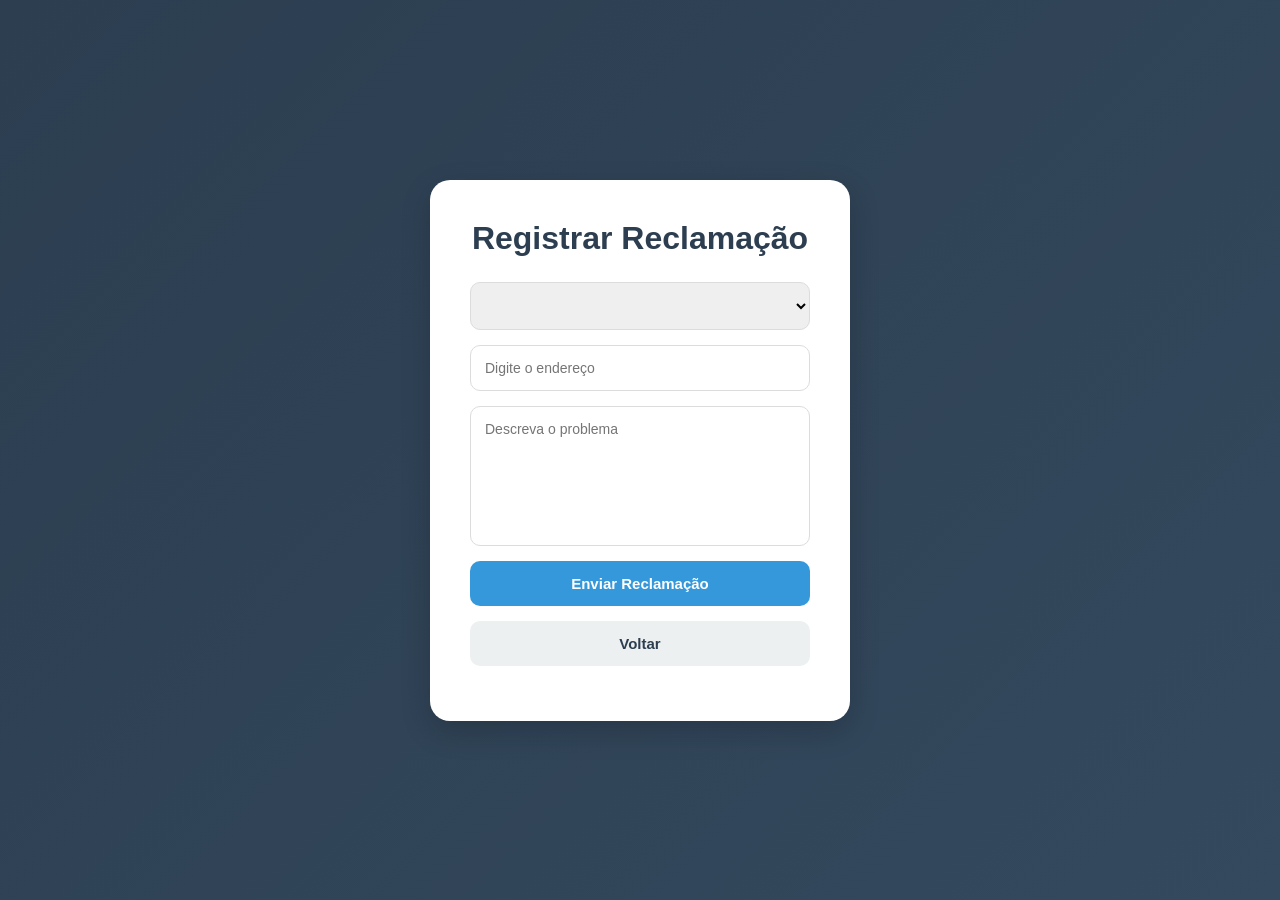
<file: src/main/resources/web/complaintForm/complaint.html>
<!DOCTYPE html>
<html lang="pt-br">

<head>

  <meta charset="UTF-8">

  <title>Registrar Reclamação</title>

  <link rel="stylesheet" href="style.css">

</head>

<body>

<div class="container">

  <div class="card">

    <h1>Registrar Reclamação</h1>

    <select id="category"></select>

    <input type="text"
           id="location"
           placeholder="Digite o endereço">

    <textarea id="description"
              placeholder="Descreva o problema"></textarea>

    <button class="primary"
            onclick="submitComplaint()">

      Enviar Reclamação

    </button>

    <button class="secondary"
            onclick="goStart()">

      Voltar

    </button>

    <p id="complaintForm"></p>

  </div>

</div>

<script src="complaint.js"></script>
<script src="../common/navigation.js"></script>

</body>
</html>
</file>
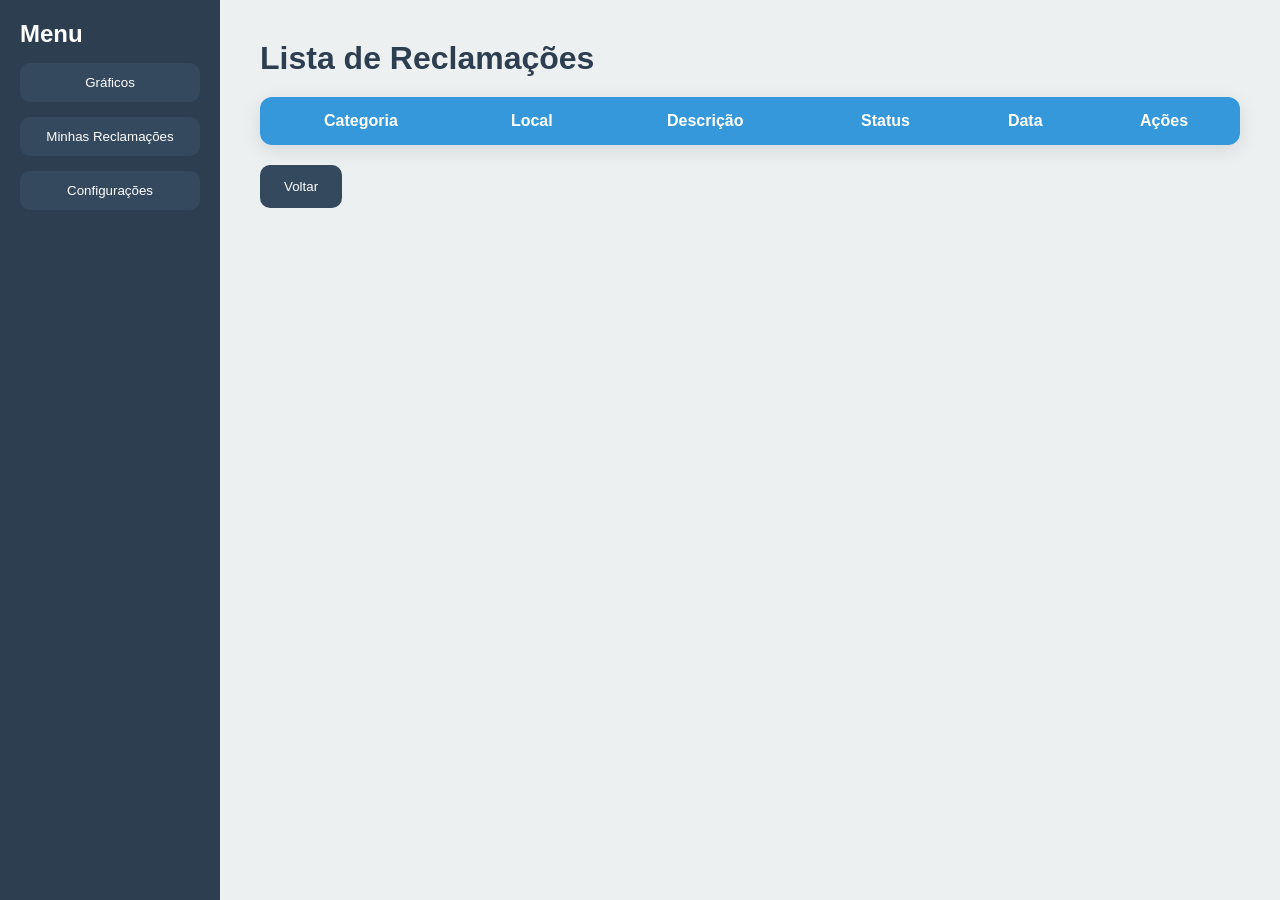
<file: src/main/resources/web/complaintList/complaint.html>
<!DOCTYPE html>
<html lang="pt-br">

<head>

    <meta charset="UTF-8">

    <title>Lista de Reclamações</title>

    <link rel="stylesheet"
          href="style.css">

</head>

<body>

<div class="container">

    <aside class="sidebar">

        <h2>Menu</h2>

        <button onclick="seeGraphs()">
            Gráficos
        </button>

        <button>
            Minhas Reclamações
        </button>

        <button>
            Configurações
        </button>

    </aside>

    <main class="content">

        <h1>Lista de Reclamações</h1>

        <table id="complaintsTable">

            <thead>

            <tr>

                <th>Categoria</th>
                <th>Local</th>
                <th>Descrição</th>
                <th>Status</th>
                <th>Data</th>
                <th>Ações</th>

            </tr>

            </thead>

            <tbody></tbody>

        </table>

        <button class="voltar"
                onclick="goStart()">

            Voltar

        </button>

    </main>

</div>

<script src="complaint.js"></script>
<script src="../common/navigation.js"></script>

</body>
</html>
</file>
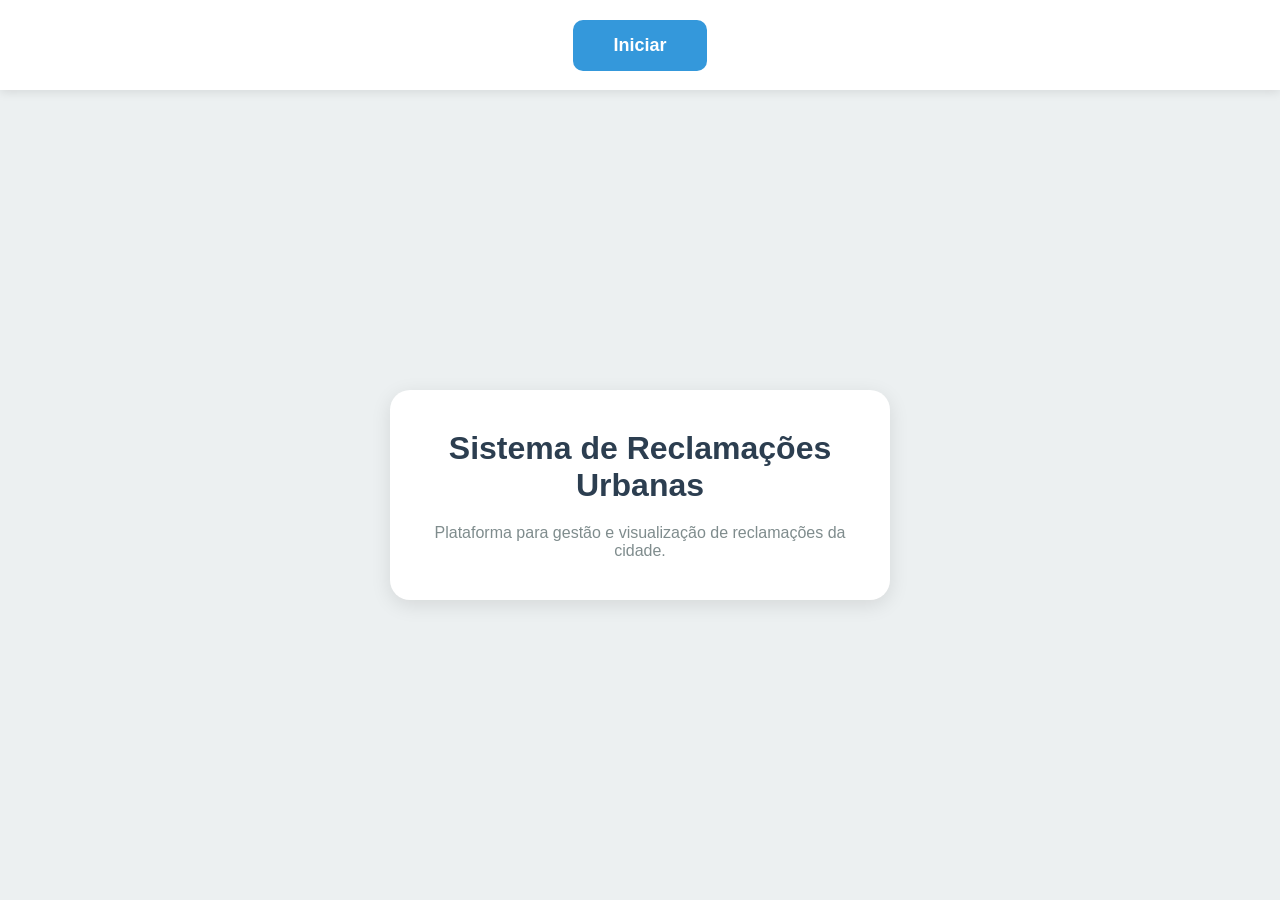
<file: src/main/resources/web/home/home.html>
<!DOCTYPE html>
<html lang="pt-br">

<head>

    <meta charset="UTF-8">

    <title>Home</title>

    <link rel="stylesheet" href="style.css">

</head>

<body>

<div class="container">

    <header class="topbar">

        <button class="botao-iniciar"
                onclick="goStart()">

            Iniciar

        </button>

    </header>

    <main class="content">

        <div class="content-area">

            <h1>Sistema de Reclamações Urbanas</h1>

            <p>
                Plataforma para gestão e visualização
                de reclamações da cidade.
            </p>

        </div>

    </main>

</div>

<script src="home.js"></script>

</body>
</html>
</file>
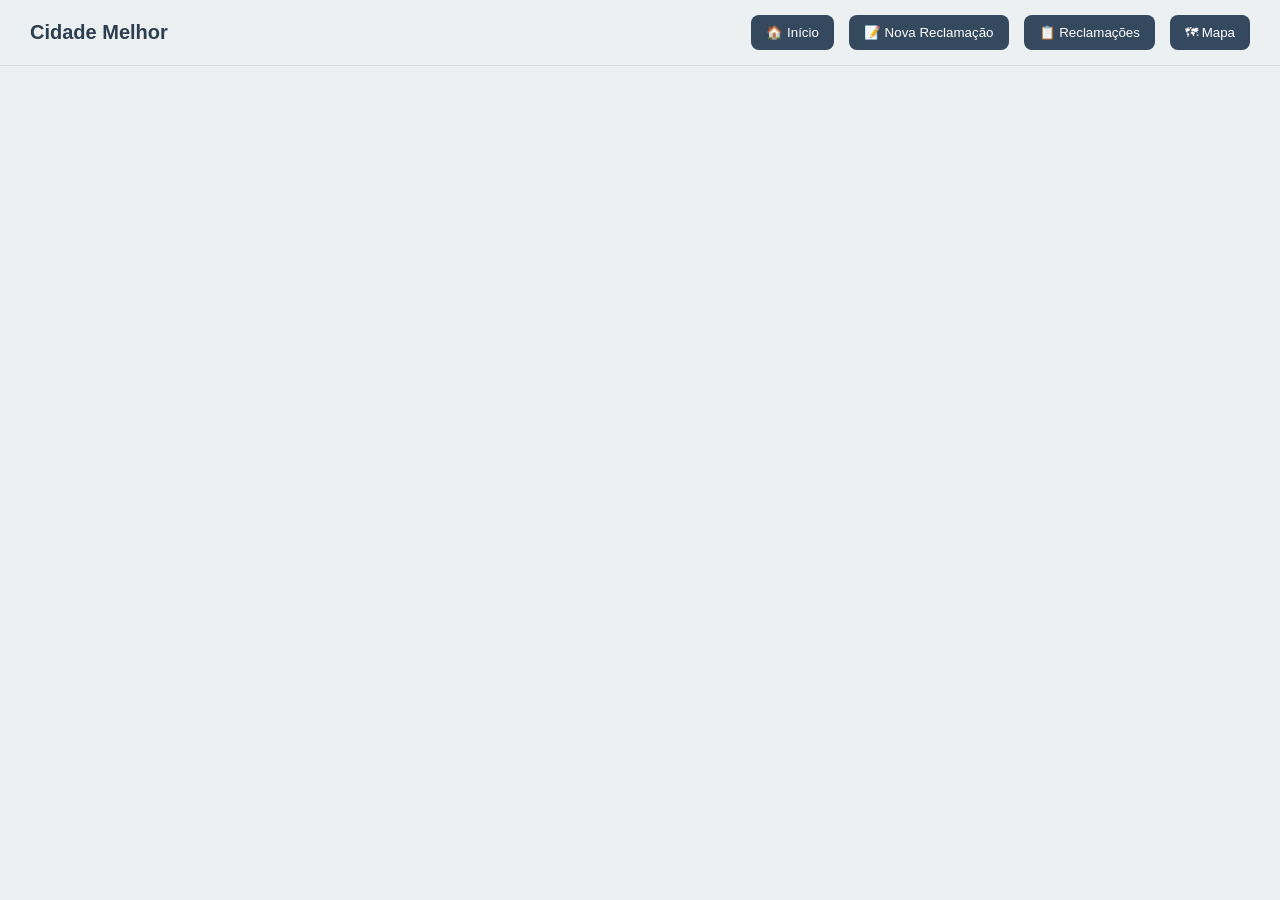
<file: src/main/resources/web/login/login.html>
<meta charset="UTF-8">

<title>Cidade Melhor</title>

<link rel="stylesheet" href="style.css">

</head>

<body>

<header class="topbar">

    <!-- LOGO -->
    <div class="logo">
        Cidade Melhor
    </div>

    <!-- MENU -->
    <nav class="menu">

        <button onclick="goStart()">
            🏠 Início
        </button>

        <button onclick="newComplaint()">
            📝 Nova Reclamação
        </button>

        <button onclick="seeComplaints()">
            📋 Reclamações
        </button>

        <button onclick="seeMap()">
            🗺 Mapa
        </button>

    </nav>

</header>

<script src="login.js"></script>

</body>
</html>
</file>
<file: site/styles.css>
@import url('https://fonts.googleapis.com/css2?family=DM+Mono:wght@400;500&family=Manrope:wght@400;500;600;700;800&display=swap');

:root {
  --navy: #071b2d;
  --navy-2: #0b2942;
  --blue: #1499e8;
  --blue-deep: #075fc4;
  --green: #73d11f;
  --green-bright: #a8f038;
  --ink: #102f44;
  --muted: #66808d;
  --line: #d7e1df;
  --paper: #f5f8f6;
  --warm: #f2efe5;
  --orange: #ffb547;
  --shadow: 0 24px 70px rgba(20, 52, 70, .14);
  --radius: 22px;
}

* { box-sizing: border-box; }
html { scroll-behavior: smooth; }
body { margin: 0; color: var(--ink); background: var(--paper); font-family: 'Manrope', 'Segoe UI', sans-serif; -webkit-font-smoothing: antialiased; }
body.modal-open { overflow: hidden; }
a { color: inherit; text-decoration: none; }
button, input { font: inherit; }
button { cursor: pointer; }
.sr-only { position: absolute; width: 1px; height: 1px; padding: 0; margin: -1px; overflow: hidden; clip: rect(0,0,0,0); white-space: nowrap; border: 0; }
.site-noise { position: fixed; inset: 0; pointer-events: none; opacity: .022; z-index: 20; background-image: url("data:image/svg+xml,%3Csvg viewBox='0 0 220 220' xmlns='http://www.w3.org/2000/svg'%3E%3Cfilter id='n'%3E%3CfeTurbulence type='fractalNoise' baseFrequency='.8' numOctaves='3' stitchTiles='stitch'/%3E%3C/filter%3E%3Crect width='100%25' height='100%25' filter='url(%23n)' opacity='.35'/%3E%3C/svg%3E"); }
.section-wrap { width: min(1180px, calc(100% - 64px)); margin-inline: auto; }
.topbar { height: 84px; width: min(1280px, calc(100% - 48px)); margin: 0 auto; display: flex; align-items: center; gap: 42px; position: relative; z-index: 10; }
.brand { display: inline-flex; align-items: center; gap: 10px; flex-shrink: 0; }
.brand-mark { width: 34px; height: 34px; display: grid; place-items: center; border-radius: 10px; background: #fff; overflow: hidden; }
.brand-mark img { width: 31px; height: 31px; object-fit: contain; }
.brand-name { font-size: 16px; line-height: .85; letter-spacing: -.08em; font-weight: 800; color: var(--navy); }
.brand-name b { color: var(--green); font-weight: 800; }
.main-nav { display: flex; gap: 30px; align-items: center; margin-left: auto; }
.nav-link { color: #77909a; font-size: 12px; font-weight: 700; letter-spacing: .02em; transition: color .25s ease; }
.nav-link:hover, .nav-link.is-active { color: var(--navy); }
.nav-cta { padding: 11px 15px 11px 18px; border: 1px solid var(--line); border-radius: 30px; font-size: 11px; font-weight: 800; color: var(--navy); transition: .25s ease; }
.nav-cta span { margin-left: 12px; color: var(--blue); font-size: 16px; }
.nav-cta:hover { border-color: var(--blue); transform: translateY(-2px); box-shadow: 0 8px 20px rgba(20,153,232,.1); }
.menu-toggle { display: none; border: 0; background: none; }

.hero { min-height: 690px; display: grid; grid-template-columns: .93fr 1.07fr; gap: 48px; align-items: center; padding-top: 54px; padding-bottom: 88px; }
.eyebrow { display: flex; align-items: center; gap: 10px; font: 500 10px/1 'DM Mono', monospace; letter-spacing: .11em; text-transform: uppercase; color: var(--blue); }
.eyebrow-dark { color: var(--blue-deep); }
.eyebrow-light { color: var(--green-bright); }
.pulse-dot { width: 8px; height: 8px; background: var(--green); border-radius: 50%; box-shadow: 0 0 0 5px rgba(115,209,31,.14); }
.hero h1 { max-width: 620px; margin: 26px 0 22px; font-size: clamp(46px, 5.2vw, 75px); line-height: .99; letter-spacing: -.075em; color: var(--navy); }
h1 span, h2 em { color: var(--blue); font-style: normal; }
.hero-lead { max-width: 490px; color: var(--muted); line-height: 1.7; font-size: 15px; }
.hero-actions { display: flex; align-items: center; gap: 14px; margin-top: 34px; }
.button { display: inline-flex; align-items: center; justify-content: center; gap: 19px; padding: 15px 19px; border-radius: 10px; border: 1px solid transparent; font-size: 11px; font-weight: 800; transition: transform .25s ease, box-shadow .25s ease, background .25s ease; }
.button:hover { transform: translateY(-3px); }
.button span { font-size: 17px; line-height: 0; }
.button-primary { color: white; background: var(--navy); box-shadow: 0 13px 24px rgba(7,27,45,.2); }
.button-primary:hover, .button-dark:hover { background: var(--blue-deep); box-shadow: 0 16px 28px rgba(7,95,196,.2); }
.button-quiet { background: transparent; color: var(--navy); padding-left: 7px; }
.play-icon { display: grid; place-items: center; width: 28px; height: 28px; border: 1px solid #d5dfdd; border-radius: 50%; color: var(--blue); font-size: 8px !important; }
.hero-proof { display: flex; align-items: center; gap: 12px; margin-top: 52px; }
.avatar-stack { display: flex; padding-left: 9px; }
.avatar-stack span { width: 27px; height: 27px; margin-left: -9px; display: grid; place-items: center; border: 2px solid var(--paper); border-radius: 50%; color: white; background: #0d567c; font: 500 8px 'DM Mono', monospace; }
.avatar-stack span:nth-child(2) { background: #5aaf48; }.avatar-stack span:nth-child(3) { background: #e1a24a; }.avatar-stack span:nth-child(4) { background: var(--navy); }
.hero-proof p { margin: 0; font-size: 11px; line-height: 1.4; color: var(--navy); }.hero-proof p span { color: #8da0a6; font-size: 10px; }

.hero-visual { min-height: 550px; position: relative; display: grid; place-items: center; }
.visual-glow { position: absolute; border-radius: 50%; filter: blur(2px); pointer-events: none; }.glow-blue { width: 390px; height: 390px; top: 39px; left: 40px; background: rgba(20,153,232,.12); }.glow-green { width: 300px; height: 300px; right: 12px; bottom: 28px; background: rgba(115,209,31,.12); }
.glass-card { border: 1px solid rgba(255,255,255,.75); background: rgba(255,255,255,.79); box-shadow: var(--shadow); backdrop-filter: blur(20px); }
.hero-dashboard { width: min(510px, 88%); min-height: 405px; position: relative; z-index: 1; padding: 18px 19px; border-radius: 18px; transform: rotate(2.5deg); }
.dashboard-topline, .dashboard-heading, .dashboard-footer, .interactive-top, .card-header, .mock-screen-head { display: flex; align-items: center; justify-content: space-between; }.dashboard-topline { color: #9aacb2; font: 8px 'DM Mono', monospace; }.dashboard-topline button { border: 0; background: none; color: #9aacb2; }.window-dots { display: flex; gap: 4px; }.window-dots i { display: block; width: 5px; height: 5px; border-radius: 50%; background: #cfdddc; }.window-dots i:first-child { background: #efb361; }.window-dots i:nth-child(2) { background: #83c86b; }
.dashboard-heading { margin-top: 26px; }.mini-label { color: #8ca3aa; font: 8px 'DM Mono', monospace; letter-spacing: .03em; text-transform: uppercase; }.dashboard-heading h2 { margin: 6px 0 0; color: var(--navy); font-size: 20px; letter-spacing: -.055em; }.user-chip { display: grid; place-items: center; width: 33px; height: 33px; border-radius: 11px; background: var(--navy); color: white; font: 10px 'DM Mono', monospace; }.metric-row { display: grid; grid-template-columns: 1fr 1fr; gap: 10px; margin-top: 23px; }.metric { padding: 13px 14px; border-radius: 11px; background: rgba(236,245,241,.8); }.metric span, .metric small { display: block; color: #719099; font-size: 8px; }.metric strong { display: block; margin: 7px 0 5px; color: var(--navy); font-size: 24px; letter-spacing: -.08em; }.metric-up { color: #55a83c !important; }.mini-map { height: 185px; position: relative; overflow: hidden; margin-top: 11px; border-radius: 13px; background: #dcece1; }.mini-map:before, .mock-map-field:before { content: ''; position: absolute; inset: 0; opacity: .56; background: linear-gradient(25deg, transparent 48%, rgba(255,255,255,.7) 49%, rgba(255,255,255,.7) 51%, transparent 52%), linear-gradient(142deg, transparent 48%, rgba(255,255,255,.6) 49%, rgba(255,255,255,.6) 51%, transparent 52%), radial-gradient(circle at 20% 20%, #c4e0cd 0 8%, transparent 9%), radial-gradient(circle at 80% 77%, #c5ddbc 0 14%, transparent 15%); background-size: 100% 100%, 100% 100%, 90px 70px, 130px 110px; }.map-road { fill: none; stroke: rgba(255,255,255,.7); stroke-width: 4; }.map-road.road-one { stroke: rgba(121,178,143,.6); stroke-width: 10; }.map-label { position: absolute; z-index: 2; color: #527363; font: 8px 'DM Mono', monospace; }.map-label-one { top: 24px; left: 120px; }.map-label-two { bottom: 26px; right: 42px; }.map-label-three { top: 75px; right: 93px; }.map-pin { width: 7px; height: 7px; display: inline-block; margin-right: 4px; border: 2px solid white; border-radius: 50%; background: var(--blue); box-shadow: 0 1px 3px rgba(10,50,60,.2); }.map-pin.green { background: var(--green); }.map-pin.amber { background: var(--orange); }.map-dot { position: absolute; z-index: 1; width: 9px; height: 9px; border: 2px solid white; border-radius: 50%; background: var(--blue); box-shadow: 0 0 0 5px rgba(20,153,232,.18); }.dot-blue { top: 67px; left: 165px; }.dot-blue.two { top: 101px; left: 249px; }.dot-green { top: 134px; right: 92px; background: var(--green); box-shadow: 0 0 0 5px rgba(115,209,31,.18); }.dot-green.two { top: 39px; right: 142px; background: var(--green); box-shadow: 0 0 0 5px rgba(115,209,31,.18); }.dot-amber { top: 93px; right: 49px; background: var(--orange); box-shadow: 0 0 0 5px rgba(255,181,71,.18); }.map-scale { position: absolute; left: 12px; bottom: 10px; z-index: 2; display: flex; align-items: center; gap: 4px; color: #71937e; font: 7px 'DM Mono', monospace; }.map-scale span { display: block; width: 25px; border-top: 2px solid #71937e; }.dashboard-footer { margin-top: 13px; color: #849aa0; font: 8px 'DM Mono', monospace; }.dashboard-footer a { color: var(--blue-deep); font-weight: 500; }.status-live { width: 6px; height: 6px; display: inline-block; margin-right: 5px; border-radius: 50%; background: var(--green); }
.floating-card { position: absolute; z-index: 2; display: flex; align-items: center; gap: 10px; padding: 11px 13px; border: 1px solid rgba(255,255,255,.8); border-radius: 12px; background: rgba(255,255,255,.9); box-shadow: 0 15px 35px rgba(18,73,93,.13); }.floating-alert { top: 54px; right: 0; }.floating-status { bottom: 64px; left: 0; }.floating-card strong, .floating-card small { display: block; }.floating-card strong { color: var(--navy); font-size: 9px; }.floating-card small { margin-top: 3px; color: #82989e; font-size: 8px; }.alert-icon, .check-icon { display: grid; place-items: center; width: 25px; height: 25px; border-radius: 8px; color: white; font-weight: 800; background: var(--orange); }.check-icon { background: var(--green); }.floating-arrow { margin-left: 12px; color: var(--blue); font-size: 15px; }

.impact-strip { display: grid; grid-template-columns: repeat(3, 1fr) 1.7fr; padding: 23px 0; border-top: 1px solid var(--line); border-bottom: 1px solid var(--line); }.impact-strip > div { padding: 0 30px; border-right: 1px solid var(--line); }.impact-strip > div:first-child { padding-left: 0; }.impact-strip > div:last-child { border: 0; }.impact-strip strong { color: var(--navy); font-size: 29px; letter-spacing: -.08em; }.impact-strip span { display: block; margin-top: 3px; color: #82989e; font: 9px 'DM Mono', monospace; text-transform: uppercase; letter-spacing: .04em; }.impact-note { display: flex; align-items: center; gap: 13px; }.impact-note span:last-child { color: var(--blue-deep); line-height: 1.4; }.impact-line { width: 35px; height: 1px; flex-shrink: 0; background: var(--green); }

.section { padding: 130px 0; }.section-heading h2, .workflow-copy h2, .faq-intro h2, .final-cta h2 { margin: 16px 0 0; color: var(--navy); font-size: clamp(40px, 4vw, 58px); line-height: .99; letter-spacing: -.075em; }.split-heading { display: flex; align-items: flex-end; justify-content: space-between; gap: 50px; }.split-heading > p { width: 340px; margin: 0 0 6px; color: var(--muted); font-size: 13px; line-height: 1.7; }.feature-grid { display: grid; grid-template-columns: repeat(4, 1fr); gap: 13px; margin-top: 57px; }.feature-card { min-height: 300px; display: flex; flex-direction: column; position: relative; overflow: hidden; padding: 25px 23px 22px; border-radius: var(--radius); transition: transform .3s ease, box-shadow .3s ease; }.feature-card:hover { transform: translateY(-7px); box-shadow: 0 20px 40px rgba(7,27,45,.13); }.feature-blue { background: #dff2fb; }.feature-lime { background: #e8f4df; }.feature-navy { background: var(--navy); }.feature-sand { background: #f1ebd9; }.feature-icon { width: 48px; height: 48px; display: grid; place-items: center; border-radius: 15px; font-size: 25px; }.icon-report { color: white; background: var(--blue); }.icon-map { color: var(--green); background: #fff; }.icon-track { color: var(--navy); background: var(--green); }.icon-insight { color: var(--blue-deep); background: #fff; }.feature-number { margin-top: 32px; color: rgba(12,56,75,.45); font: 9px 'DM Mono', monospace; }.feature-navy .feature-number, .feature-navy h3, .feature-navy p, .feature-navy .text-link { color: white; }.feature-navy .feature-number { color: rgba(255,255,255,.45); }.feature-card h3 { margin: 7px 0 10px; color: var(--navy); font-size: 19px; letter-spacing: -.055em; }.feature-card p { margin: 0; color: #65808a; font-size: 11px; line-height: 1.6; }.text-link { display: inline-flex; align-items: center; gap: 12px; margin-top: auto; padding-top: 23px; color: var(--blue-deep); font: 10px 'DM Mono', monospace; text-transform: uppercase; }.text-link span { font-size: 15px; transition: transform .2s ease; }.text-link:hover span { transform: translateX(4px); }

.panel-section { overflow: hidden; padding: 126px 0 138px; background: var(--navy); }.centered-heading { text-align: center; }.centered-heading .eyebrow { justify-content: center; }.eyebrow-light + h2 { color: white; }.centered-heading p { max-width: 430px; margin: 18px auto 0; color: #8ba9b2; font-size: 13px; line-height: 1.6; }.panel-switcher { width: fit-content; display: flex; gap: 5px; padding: 5px; margin: 36px auto 24px; border-radius: 12px; background: rgba(255,255,255,.08); }.profile-tab { border: 0; border-radius: 8px; padding: 10px 14px; color: #8daab2; background: transparent; font-size: 10px; font-weight: 700; transition: .25s ease; }.profile-tab.is-active { color: var(--navy); background: var(--green); }.tab-symbol { margin-right: 5px; font-size: 16px; vertical-align: -1px; }.interactive-panel { min-height: 485px; display: grid; grid-template-columns: 190px 1fr; overflow: hidden; border-radius: 16px; background: #eaf2ee; border: 0; box-shadow: 0 30px 80px rgba(0,0,0,.22); }.interactive-sidebar { display: flex; flex-direction: column; padding: 23px 14px; color: #8da1a4; background: #10364b; }.mini-brand { display: flex; gap: 7px; align-items: center; color: white; font-size: 10px; font-weight: 800; line-height: .8; letter-spacing: -.05em; }.mini-brand img { width: 28px; height: 28px; object-fit: contain; }.mini-brand b { color: var(--green); }.sidebar-user { display: flex; align-items: center; gap: 8px; padding: 25px 4px 20px; border-bottom: 1px solid rgba(255,255,255,.1); }.user-chip-light { width: 27px; height: 27px; color: var(--navy); background: var(--green); font-size: 8px; }.sidebar-user strong, .sidebar-user small { display: block; }.sidebar-user strong { color: white; font-size: 9px; }.sidebar-user small { margin-top: 4px; color: #7f9aa2; font: 8px 'DM Mono', monospace; }.side-nav { display: grid; gap: 6px; padding-top: 19px; }.side-nav-link { display: flex; align-items: center; gap: 9px; padding: 9px 7px; border-radius: 7px; color: #8caab0; font-size: 10px; }.side-nav-link.is-current { color: white; background: rgba(255,255,255,.1); }.side-nav-link i { margin-left: auto; display: grid; place-items: center; width: 16px; height: 16px; border-radius: 50%; color: var(--navy); background: var(--green); font: normal 8px 'DM Mono', monospace; }.sidebar-bottom { display: flex; align-items: center; gap: 7px; margin-top: auto; color: #8caab0; font-size: 9px; }.sidebar-help { display: grid; place-items: center; width: 19px; height: 19px; border: 1px solid #73929c; border-radius: 50%; }.interactive-main { padding: 29px 34px 33px; background: #f7fbf8; }.interactive-top { align-items: flex-start; }.interactive-top h3 { margin: 8px 0 0; color: var(--navy); font-size: 22px; letter-spacing: -.07em; }.notify-button { position: relative; padding: 5px; border: 0; color: #7a969e; background: transparent; font-size: 20px; }.notify-button i { position: absolute; top: 3px; right: 3px; width: 5px; height: 5px; border-radius: 50%; background: var(--orange); }.panel-content { padding-top: 25px; }.is-hidden { display: none !important; }.panel-stat-grid { display: grid; grid-template-columns: repeat(3, 1fr); gap: 10px; }.panel-stat { padding: 16px; border: 1px solid #dfebe5; border-radius: 12px; background: white; }.panel-stat-highlight { border-color: #b9de9c; background: #eaf5e4; }.panel-stat span, .panel-stat small { display: block; color: #789198; font-size: 8px; }.panel-stat strong { display: block; margin: 9px 0 6px; color: var(--navy); font-size: 25px; letter-spacing: -.08em; }.panel-stat small { color: #6a9e52; }.panel-stat:not(.panel-stat-highlight) small { color: #91a5a7; }.danger-text { color: #d48647 !important; }.panel-lower { display: grid; grid-template-columns: 1.25fr .75fr; gap: 11px; margin-top: 12px; }.activity-card, .category-card { padding: 18px; border: 1px solid #e0ebe6; border-radius: 12px; background: white; }.card-header h4 { margin: 0; color: var(--navy); font-size: 11px; }.card-header a, .card-header span { color: #8ba0a1; font: 8px 'DM Mono', monospace; }.card-header a { color: var(--blue-deep); }.activity-row { display: flex; align-items: center; gap: 10px; margin-top: 16px; }.activity-row > div { flex: 1; }.activity-row strong, .activity-row small { display: block; }.activity-row strong { color: var(--navy); font-size: 9px; }.activity-row small { margin-top: 4px; color: #8ca0a2; font-size: 8px; }.activity-status { display: grid; place-items: center; width: 25px; height: 25px; border-radius: 8px; font-size: 14px; }.status-analysis { color: #d89245; background: #fff0d8; }.status-done { color: #59a950; background: #e5f5dc; }.status-pending { color: #5d91aa; background: #e5f3fa; }.activity-arrow { color: #aec0bd; font-size: 14px; }.bar-chart { display: grid; gap: 13px; margin-top: 20px; }.bar-chart > div { display: grid; grid-template-columns: 59px 1fr 20px; gap: 7px; align-items: center; }.bar-chart span, .bar-chart b { color: #7c969b; font: 8px 'DM Mono', monospace; }.bar-chart b { text-align: right; color: var(--navy); }.bar-chart i { height: 5px; position: relative; overflow: hidden; border-radius: 5px; background: #eef3ef; }.bar-chart i:after { content: ''; position: absolute; inset: 0; width: var(--bar); border-radius: inherit; background: var(--blue); }.bar-chart > div:nth-child(2) i:after { background: var(--green); }.bar-chart > div:nth-child(3) i:after { background: #f1bc59; }.bar-chart > div:nth-child(4) i:after { background: #9ab9bd; }.big-insight { display: block; margin: 24px 0 5px; color: var(--navy); font-size: 33px; letter-spacing: -.09em; }.big-insight small { font: 10px 'DM Mono', monospace; letter-spacing: 0; }.insight-line { display: flex; justify-content: space-between; color: #8ca1a3; font-size: 8px; }.insight-line b { color: #5ba346; font-weight: 500; }.sparkline { height: 38px; display: flex; align-items: flex-end; gap: 5px; margin-top: 18px; border-bottom: 1px solid #dce9e1; }.sparkline i { width: 12%; border-radius: 4px 4px 0 0; background: #cfe4d3; }.sparkline i:nth-child(1) { height: 24%; }.sparkline i:nth-child(2) { height: 47%; }.sparkline i:nth-child(3) { height: 40%; }.sparkline i:nth-child(4) { height: 63%; background: var(--green); }.sparkline i:nth-child(5) { height: 58%; }.sparkline i:nth-child(6) { height: 82%; }.sparkline i:nth-child(7) { height: 96%; }.tracking-head { display: flex; align-items: flex-start; justify-content: space-between; padding: 17px; border: 1px solid #deebe5; border-radius: 12px; background: white; }.tracking-head h4 { margin: 8px 0 6px; color: var(--navy); font-size: 15px; letter-spacing: -.045em; }.location-label { color: #8ca0a2; font: 8px 'DM Mono', monospace; }.tracking-badge { padding: 7px 9px; border-radius: 8px; color: #3e8750; background: #e5f5dc; font: 9px 'DM Mono', monospace; }.progress-track { height: 6px; display: flex; position: relative; align-items: center; justify-content: space-between; margin: 54px 34px 0; background: #d9e6df; }.progress-fill { position: absolute; left: 0; top: 0; width: 66%; height: 100%; background: var(--green); }.progress-point { position: relative; z-index: 1; width: 25px; height: 25px; display: grid; place-items: center; border: 5px solid #f7fbf8; border-radius: 50%; color: #95a9a6; background: #d9e6df; font: 8px 'DM Mono', monospace; }.progress-point.is-done { color: white; background: var(--green); }.progress-point.is-current { width: 31px; height: 31px; color: var(--navy); background: var(--green); box-shadow: 0 0 0 5px rgba(115,209,31,.15); }.progress-labels { display: flex; justify-content: space-between; margin: 11px 20px 0; color: #8ca0a2; font: 8px 'DM Mono', monospace; }.progress-labels .current-label { color: var(--navy); font-weight: 700; }.tracking-update { display: flex; align-items: center; gap: 12px; margin-top: 44px; padding: 15px 17px; border-radius: 12px; background: #eaf5e4; }.update-icon { display: grid; place-items: center; width: 29px; height: 29px; border-radius: 9px; color: white; background: var(--green); }.tracking-update div { flex: 1; }.tracking-update strong, .tracking-update small { display: block; }.tracking-update strong { color: var(--navy); font-size: 10px; }.tracking-update small { margin-top: 5px; color: #789296; font-size: 8px; }.tracking-update a { color: var(--blue-deep); font: 8px 'DM Mono', monospace; }

.workflow-section { display: grid; grid-template-columns: .8fr 1.2fr; gap: 120px; align-items: center; }.workflow-copy > p { max-width: 290px; margin: 23px 0 28px; color: var(--muted); font-size: 13px; line-height: 1.7; }.button-dark { color: white; background: var(--navy); }.timeline { position: relative; padding: 7px 0; }.timeline-line { position: absolute; left: 20px; top: 20px; bottom: 25px; border-left: 1px dashed #c9d9d6; }.timeline-item { min-height: 108px; display: flex; gap: 22px; position: relative; }.timeline-marker { width: 41px; height: 41px; display: grid; place-items: center; flex-shrink: 0; border: 1px solid #d1dfdb; border-radius: 50%; color: #9aacaf; background: var(--paper); font: 10px 'DM Mono', monospace; }.timeline-item.is-complete .timeline-marker { color: white; border-color: var(--green); background: var(--green); }.timeline-item.is-current .timeline-marker { color: var(--navy); border-color: var(--blue); background: var(--blue); box-shadow: 0 0 0 6px rgba(20,153,232,.12); }.timeline-item > div:last-child { padding-top: 4px; }.timeline-item span { color: #88a0a2; font: 9px 'DM Mono', monospace; text-transform: uppercase; }.timeline-item h3 { margin: 7px 0 6px; color: var(--navy); font-size: 18px; letter-spacing: -.055em; }.timeline-item p { margin: 0; color: var(--muted); font-size: 11px; line-height: 1.5; }

.demo-section { background: var(--warm); }.showcase-grid { display: grid; grid-template-columns: repeat(2, 1fr); gap: 13px; margin-top: 55px; }.showcase-card { min-height: 380px; overflow: hidden; position: relative; padding: 27px; border-radius: var(--radius); background: #fffdf8; }.showcase-wide { grid-column: 1 / -1; min-height: 300px; display: grid; grid-template-columns: .73fr 1.27fr; align-items: center; gap: 20px; background: #e8f4eb; }.showcase-copy { position: relative; z-index: 2; }.showcase-tag { color: #4b9b77; font: 9px 'DM Mono', monospace; text-transform: uppercase; }.showcase-card h3 { max-width: 230px; margin: 13px 0 10px; color: var(--navy); font-size: 25px; line-height: 1.03; letter-spacing: -.07em; }.showcase-card p { max-width: 245px; margin: 0; color: #759096; font-size: 11px; line-height: 1.6; }.showcase-card .text-link { margin-top: 25px; }.mock-screen { position: relative; overflow: hidden; border: 1px solid rgba(255,255,255,.82); border-radius: 14px; background: #f8fcf8; box-shadow: 0 14px 35px rgba(12,67,70,.1); }.map-screen { height: 270px; align-self: center; transform: rotate(2deg) translateY(12px); }.mock-toolbar { height: 39px; display: flex; align-items: center; justify-content: space-between; padding: 0 15px; background: white; }.mock-logo { color: var(--navy); font-size: 9px; font-weight: 800; letter-spacing: -.07em; }.mock-logo b { color: var(--green); }.mock-pill { padding: 6px 8px; border: 1px solid #e0eae4; border-radius: 5px; color: #789398; font: 7px 'DM Mono', monospace; }.mock-map-field { height: calc(100% - 39px); position: relative; overflow: hidden; background: #dcece1; }.mock-map-field:after { content: ''; position: absolute; inset: 0; background: linear-gradient(20deg, transparent 49%, rgba(255,255,255,.65) 50%, transparent 51%), linear-gradient(145deg, transparent 48%, rgba(255,255,255,.65) 49%, rgba(255,255,255,.65) 51%, transparent 52%); }.mock-road { position: absolute; z-index: 1; height: 11px; border-radius: 50%; background: rgba(117,181,141,.55); transform: rotate(-25deg); }.mock-road.r1 { width: 420px; left: -30px; top: 86px; }.mock-road.r2 { width: 300px; right: -36px; top: 42px; transform: rotate(30deg); }.mock-road.r3 { width: 300px; left: 95px; bottom: 15px; transform: rotate(55deg); }.mock-pin { position: absolute; z-index: 3; width: 24px; height: 24px; display: grid; place-items: center; border: 3px solid white; border-radius: 50%; color: white; font: 10px 'DM Mono', monospace; box-shadow: 0 3px 8px rgba(10,60,70,.2); }.mp1 { top: 53px; left: 27%; background: var(--orange); }.mp2 { top: 45%; left: 47%; background: var(--green); }.mp3 { top: 27%; right: 15%; background: var(--orange); }.mp4 { bottom: 16%; right: 31%; background: var(--blue); }.mock-map-card { position: absolute; z-index: 4; left: 18px; bottom: 15px; width: 155px; padding: 10px; border-radius: 8px; background: rgba(255,255,255,.91); box-shadow: 0 6px 13px rgba(21,76,79,.1); }.mock-map-card small, .mock-map-card strong, .mock-map-card span { display: block; }.mock-map-card small, .mock-map-card span { color: #8aa09f; font: 7px 'DM Mono', monospace; }.mock-map-card strong { margin: 5px 0; color: var(--navy); font-size: 9px; }.tracking-screen, .analytics-screen { margin-top: 25px; padding: 17px; height: 225px; }.mock-screen-head { color: #8aa0a0; font: 7px 'DM Mono', monospace; }.tracking-screen > strong { display: block; margin-top: 17px; color: var(--navy); font-size: 14px; letter-spacing: -.05em; }.tracking-screen > small { display: block; margin-top: 5px; color: #8aa0a0; font: 7px 'DM Mono', monospace; }.mock-progress { display: flex; align-items: center; justify-content: space-between; margin-top: 31px; }.mock-progress span { width: 19px; height: 19px; display: grid; place-items: center; border-radius: 50%; color: #94a8aa; background: #dfebe4; font: 7px 'DM Mono', monospace; }.mock-progress span.done, .mock-progress span.current { color: white; background: var(--green); }.mock-progress span.current { width: 25px; height: 25px; color: var(--navy); box-shadow: 0 0 0 4px rgba(115,209,31,.13); }.mock-progress i { flex: 1; height: 2px; background: #d4e4d9; }.mock-progress i:nth-of-type(1) { background: var(--green); }.mock-status-list { display: grid; gap: 10px; margin-top: 25px; color: #718f91; font: 8px 'DM Mono', monospace; }.green-check, .blue-check { margin-right: 5px; color: #62af4e; font-style: normal; }.blue-check { color: var(--blue); }.analytics-screen { background: #f1f8f2; }.mock-date { padding: 5px 7px; border: 1px solid #dce9df; border-radius: 4px; }.mock-kpis { display: flex; gap: 33px; margin-top: 19px; }.mock-kpis small, .mock-kpis strong { display: block; }.mock-kpis small { color: #8aa0a0; font: 7px 'DM Mono', monospace; }.mock-kpis strong { margin-top: 4px; color: var(--navy); font-size: 22px; letter-spacing: -.08em; }.mock-bars { height: 83px; display: flex; align-items: flex-end; gap: 8px; margin-top: 15px; padding-bottom: 1px; border-bottom: 1px solid #d5e4d9; }.mock-bars i { width: 18px; border-radius: 4px 4px 0 0; background: #bfddc9; }.mock-bars i.active { background: var(--blue); }.mock-chart-labels { display: flex; justify-content: space-between; color: #92a5a3; font: 7px 'DM Mono', monospace; }.upload-zone { min-height: 87px; display: flex; align-items: center; gap: 15px; margin-top: 13px; padding: 20px 23px; border: 1px dashed #bdd1c8; border-radius: 15px; color: #6c8d89; background: rgba(255,255,255,.34); cursor: pointer; transition: .25s ease; }.upload-zone:hover { border-color: var(--blue); background: rgba(255,255,255,.75); }.upload-plus { display: grid; place-items: center; width: 35px; height: 35px; border-radius: 10px; color: var(--blue); background: #e4f2f5; font-size: 22px; }.upload-zone strong, .upload-zone small { display: block; }.upload-zone strong { color: var(--navy); font-size: 11px; }.upload-zone small { margin-top: 5px; color: #8ba19f; font: 8px 'DM Mono', monospace; }.upload-action { margin-left: auto; color: var(--blue-deep); font: 9px 'DM Mono', monospace; }.upload-action span { margin-left: 8px; font-size: 14px; }.upload-zone input { display: none; }.uploaded-gallery { display: grid; grid-template-columns: repeat(4, 1fr); gap: 12px; margin-top: 13px; }.uploaded-item { min-height: 145px; position: relative; overflow: hidden; border-radius: 13px; background: #dbeae2; }.uploaded-item img { width: 100%; height: 100%; display: block; object-fit: cover; }.uploaded-item span { position: absolute; left: 10px; bottom: 9px; padding: 4px 6px; border-radius: 4px; color: white; background: rgba(7,27,45,.7); font: 7px 'DM Mono', monospace; }

.faq-section { display: grid; grid-template-columns: .8fr 1.2fr; gap: 100px; padding: 124px 0 134px; }.faq-intro p { max-width: 230px; margin-top: 22px; color: var(--muted); font-size: 12px; line-height: 1.6; }.faq-list { border-top: 1px solid var(--line); }.faq-item { width: 100%; position: relative; padding: 20px 0; border: 0; border-bottom: 1px solid var(--line); color: var(--navy); background: none; text-align: left; font-size: 13px; font-weight: 700; }.faq-item i { position: absolute; right: 0; color: var(--blue); font-size: 20px; font-style: normal; font-weight: 400; transition: transform .25s ease; }.faq-item p { max-width: 85%; display: none; margin: 15px 0 3px; color: var(--muted); font-size: 11px; font-weight: 400; line-height: 1.7; }.faq-item.is-open p { display: block; }.faq-item.is-open i { transform: rotate(45deg); }
.final-cta { min-height: 440px; overflow: hidden; position: relative; display: flex; flex-direction: column; align-items: center; padding-top: 89px; padding-bottom: 62px; border-radius: 22px 22px 0 0; color: white; background: var(--navy); text-align: center; }.final-cta:before { content: ''; position: absolute; width: 600px; height: 360px; top: -170px; left: -100px; border-radius: 50%; background: rgba(20,153,232,.2); filter: blur(10px); }.final-cta:after { content: ''; position: absolute; width: 500px; height: 300px; right: -130px; bottom: -170px; border-radius: 50%; background: rgba(115,209,31,.17); filter: blur(12px); }.final-cta > *:not(.cta-orbit) { position: relative; z-index: 1; }.final-cta h2 { color: white; }.final-cta h2 em { color: var(--green-bright); }.final-cta p { max-width: 380px; color: #8caab1; font-size: 13px; line-height: 1.6; }.button-light { margin-top: 19px; color: var(--navy); background: var(--green-bright); }.button-light:hover { background: white; box-shadow: 0 16px 28px rgba(115,209,31,.18); }.cta-signature { display: flex; align-items: center; gap: 11px; margin-top: auto; color: #74949d; font: 9px 'DM Mono', monospace; text-transform: uppercase; }.signature-line { width: 30px; border-top: 1px solid var(--green); }.cta-orbit { position: absolute; border: 1px solid rgba(115,209,31,.2); border-radius: 50%; }.orbit-one { width: 540px; height: 250px; top: -75px; right: 11%; transform: rotate(-25deg); }.orbit-two { width: 700px; height: 240px; bottom: -95px; left: 8%; transform: rotate(18deg); border-color: rgba(20,153,232,.22); }.footer { min-height: 90px; display: flex; align-items: center; justify-content: space-between; gap: 30px; color: #87a0a7; font: 9px 'DM Mono', monospace; }.footer .brand-name { color: var(--navy); }.footer > a:last-child { color: var(--blue-deep); }

.modal-backdrop { position: fixed; z-index: 50; inset: 0; display: grid; place-items: center; padding: 20px; background: rgba(7,27,45,.68); backdrop-filter: blur(8px); }.modal-backdrop[hidden] { display: none; }.demo-modal { width: min(550px, 100%); position: relative; padding: 45px; border-radius: 20px; background: var(--paper); box-shadow: 0 30px 90px rgba(0,0,0,.28); }.modal-close { position: absolute; right: 17px; top: 15px; width: 30px; height: 30px; border: 0; border-radius: 50%; color: #81999d; background: #e3ece7; font-size: 22px; line-height: 1; }.demo-modal h2 { margin: 16px 0 30px; color: var(--navy); font-size: 39px; line-height: 1; letter-spacing: -.07em; }.modal-steps { display: grid; grid-template-columns: repeat(3, 1fr); gap: 12px; margin-bottom: 30px; }.modal-steps > div { padding: 15px 13px; border-radius: 12px; background: white; }.modal-steps span, .modal-steps strong, .modal-steps small { display: block; }.modal-steps span { color: var(--blue); font: 9px 'DM Mono', monospace; }.modal-steps strong { margin: 20px 0 7px; color: var(--navy); font-size: 14px; }.modal-steps small { color: #7a9399; font-size: 10px; line-height: 1.5; }

.reveal { opacity: 0; transform: translateY(20px); transition: opacity .65s ease, transform .65s ease; }.reveal.is-visible { opacity: 1; transform: translateY(0); }.reveal-delay { transition-delay: .16s; }.reveal-delay-sm { transition-delay: .08s; }.reveal-delay-md { transition-delay: .14s; }.reveal-delay-lg { transition-delay: .2s; }

@media (max-width: 980px) { .topbar { gap: 22px; }.main-nav { gap: 16px; }.nav-cta { display: none; }.hero { grid-template-columns: 1fr; padding-top: 70px; }.hero-copy { max-width: 680px; }.hero-visual { min-height: 510px; }.feature-grid { grid-template-columns: repeat(2, 1fr); }.workflow-section, .faq-section { gap: 50px; }.interactive-panel { grid-template-columns: 155px 1fr; }.interactive-main { padding-inline: 23px; }.impact-strip { grid-template-columns: repeat(3, 1fr); gap: 18px; }.impact-note { display: none; } }
@media (max-width: 700px) { .section-wrap { width: min(100% - 36px, 520px); }.topbar { width: calc(100% - 36px); height: 72px; }.menu-toggle { display: grid; gap: 4px; padding: 8px; margin-left: auto; }.menu-toggle span:not(.sr-only) { width: 21px; height: 2px; display: block; background: var(--navy); }.main-nav { position: absolute; top: 64px; left: 0; right: 0; display: none; flex-direction: column; align-items: stretch; gap: 0; padding: 8px; border: 1px solid var(--line); border-radius: 14px; background: rgba(255,255,255,.95); box-shadow: var(--shadow); }.main-nav.is-open { display: flex; }.nav-link { padding: 12px; }.hero { min-height: auto; padding-top: 59px; padding-bottom: 60px; }.hero h1 { font-size: clamp(43px, 13vw, 65px); }.hero-actions { align-items: stretch; flex-direction: column; }.button { width: fit-content; }.hero-proof { margin-top: 32px; }.hero-visual { min-height: 390px; margin-top: 18px; }.hero-dashboard { width: 100%; min-height: 330px; transform: rotate(1deg); padding: 13px; }.dashboard-heading { margin-top: 19px; }.dashboard-heading h2 { font-size: 16px; }.metric-row { margin-top: 16px; }.metric strong { font-size: 19px; }.mini-map { height: 136px; }.floating-card { transform: scale(.83); }.floating-alert { top: 19px; right: -16px; }.floating-status { left: -18px; bottom: 23px; }.impact-strip { grid-template-columns: repeat(3, 1fr); gap: 8px; padding: 18px 0; }.impact-strip > div { padding: 0 10px; }.impact-strip > div:first-child { padding-left: 0; }.impact-strip strong { font-size: 21px; }.impact-strip span { font-size: 7px; line-height: 1.35; }.section { padding: 83px 0; }.split-heading, .workflow-section, .faq-section { display: block; }.split-heading > p { width: auto; margin-top: 25px; }.feature-grid { grid-template-columns: 1fr; gap: 10px; margin-top: 35px; }.feature-card { min-height: 245px; }.panel-section { padding: 84px 0; }.centered-heading h2 { font-size: 41px; }.panel-switcher { width: 100%; justify-content: center; }.profile-tab { padding: 9px 8px; font-size: 9px; }.interactive-panel { grid-template-columns: 1fr; }.interactive-sidebar { display: none; }.interactive-main { padding: 22px 16px; }.interactive-top h3 { font-size: 19px; }.panel-stat-grid { gap: 6px; }.panel-stat { padding: 11px 9px; }.panel-stat strong { font-size: 21px; }.panel-stat span, .panel-stat small { font-size: 7px; }.panel-lower { grid-template-columns: 1fr; }.category-card { display: none; }.tracking-head { padding: 12px; }.tracking-head h4 { font-size: 13px; }.progress-track { margin-top: 35px; }.progress-labels { margin-inline: 5px; font-size: 7px; }.tracking-update { align-items: flex-start; flex-wrap: wrap; margin-top: 30px; }.tracking-update a { margin-left: 41px; }.workflow-copy { margin-bottom: 60px; }.timeline-item { min-height: 120px; }.demo-section { padding-top: 83px; }.showcase-grid { grid-template-columns: 1fr; margin-top: 35px; }.showcase-wide { grid-column: auto; display: block; min-height: 535px; }.map-screen { margin-top: 28px; height: 245px; }.showcase-card { min-height: 390px; }.uploaded-gallery { grid-template-columns: repeat(2, 1fr); }.upload-zone { align-items: flex-start; flex-wrap: wrap; padding: 17px; }.upload-action { width: 100%; margin-left: 50px; }.faq-section { padding: 83px 0; }.faq-list { margin-top: 44px; }.faq-item { padding-right: 30px; }.final-cta { width: calc(100% - 36px); min-height: 430px; padding-top: 75px; }.final-cta h2 { font-size: 44px; }.footer { flex-wrap: wrap; gap: 16px; padding-block: 25px; }.footer > span { width: 100%; order: 3; }.demo-modal { padding: 35px 22px; }.demo-modal h2 { font-size: 34px; }.modal-steps { grid-template-columns: 1fr; }.modal-steps > div { padding: 12px; }.modal-steps strong { margin: 7px 0 4px; } }
@media (prefers-reduced-motion: reduce) { html { scroll-behavior: auto; } *, *:before, *:after { animation-duration: .01ms !important; animation-iteration-count: 1 !important; transition-duration: .01ms !important; } .reveal { opacity: 1; transform: none; } }

/* Capturas reais do sistema na galeria de demonstração. */
.screenshot-grid { align-items: stretch; }
.screenshot-card { min-height: 0; display: flex; flex-direction: column; padding: 23px; }
.screenshot-card .showcase-copy { min-height: 112px; }
.screenshot-card h3 { font-size: 22px; }
.screenshot-card p { max-width: 310px; }
.showcase-wide.screenshot-card { grid-template-columns: .62fr 1.38fr; min-height: 0; align-items: center; padding: 24px; }
.showcase-wide.screenshot-card .showcase-copy { min-height: 0; }
.screen-preview { width: 100%; aspect-ratio: 16 / 9; position: relative; overflow: hidden; margin: auto 0 0; border: 1px solid rgba(12,47,68,.12); border-radius: 12px; background: #e8eff1; box-shadow: 0 12px 30px rgba(12,47,68,.11); }
.screen-preview img { width: 100%; height: 100%; display: block; object-fit: contain; object-position: center; transition: transform .35s ease; }
.screen-preview:hover img { transform: scale(1.025); }
.screen-preview figcaption { position: absolute; left: 10px; bottom: 9px; padding: 6px 8px; border: 1px solid rgba(255,255,255,.2); border-radius: 5px; color: #fff; background: rgba(7,27,45,.78); font: 8px 'DM Mono', monospace; }
.screen-preview-wide { margin: 0; }

@media (max-width: 700px) {
  .showcase-wide.screenshot-card { display: flex; flex-direction: column; align-items: stretch; gap: 20px; }
  .screenshot-card { min-height: 0; }
  .screenshot-card .showcase-copy { min-height: 0; }
  .screen-preview-wide { margin: 0; }
}
</file>
<file: site/tech.css>
:root{--navy:#071b2d;--ink:#112f44;--blue:#168de0;--green:#9be637;--paper:#edf2ef;--line:#dce5e0;--muted:#789097;--mono:Consolas,'Courier New',monospace;--sans:'Segoe UI',Arial,sans-serif}
*{box-sizing:border-box}html,body{width:100%;height:100%;margin:0;overflow:hidden}body{color:var(--ink);background:#dce6e0;font-family:var(--sans)}button{font:inherit;cursor:pointer}a{color:inherit;text-decoration:none}.canvas-viewport{position:fixed;inset:0;overflow:hidden;cursor:grab;touch-action:none;background-color:#e9efeb;background-image:radial-gradient(#b9c8c0 .8px,transparent .8px);background-size:19px 19px}.canvas-viewport.is-dragging{cursor:grabbing}.canvas-world{width:1680px;height:1000px;position:absolute;left:0;top:0;display:grid;grid-template-columns:repeat(12,minmax(0,1fr));grid-template-rows:58px 358px 315px 190px;gap:13px;padding:18px}.canvas-connectors{width:100%;height:100%;position:absolute;inset:0;z-index:0;overflow:visible;pointer-events:none}.canvas-connectors path{fill:none;stroke:#8dac98;stroke-width:2;stroke-dasharray:5 7;opacity:.48}.board-heading,.board-card,.board-stamp{position:relative;z-index:1}.board-heading{grid-column:1/-1;display:flex;align-items:center;gap:12px;min-width:0;padding:0 5px}.board-logo{width:41px;height:41px;display:grid;place-items:center;flex-shrink:0;border:1px solid #dbe6dd;border-radius:12px;background:white;box-shadow:0 4px 12px #0b273413}.board-logo img{width:38px;height:38px;object-fit:contain}.board-title{min-width:235px}.board-kicker{color:#5c9c4a;font:8px var(--mono);letter-spacing:.13em}.board-kicker span{padding-inline:4px;color:#a1b6aa}.board-title h1{margin:3px 0 0;color:var(--navy);font-size:18px;letter-spacing:-.055em}.board-title h1 em{color:#6d8990;font-size:11px;font-style:normal;font-weight:500;letter-spacing:0}.heading-chips{display:flex;gap:5px;margin-left:12px}.heading-chips span{padding:6px 8px;border:1px solid #d4e0d8;border-radius:5px;color:#628179;background:#f7faf7;font:7px var(--mono);letter-spacing:.04em}.board-hint{display:flex;align-items:center;gap:6px;margin-left:auto;color:#809494;font:7px var(--mono)}.board-hint i{width:6px;height:6px;border-radius:50%;background:#87c747}
.board-card{min-width:0;overflow:hidden;padding:15px;border:1px solid rgba(16,55,66,.11);border-radius:13px;background:rgba(251,253,251,.94);box-shadow:0 9px 25px rgba(16,55,66,.065)}.architecture-card{grid-column:1/span 8;grid-row:2}.workflow-card{grid-column:9/span 4;grid-row:2}.uml-card{grid-column:1/span 6;grid-row:3}.access-card{grid-column:7/span 3;grid-row:3}.screens-card{grid-column:10/span 3;grid-row:3}.map-card{grid-column:1/span 6;grid-row:4;background:#f0f7e9}.quality-card{grid-column:7/span 6;grid-row:4;background:#0c293d;color:white}.card-heading{min-height:34px;display:flex;align-items:center;gap:9px}.card-index{width:24px;height:24px;display:grid;place-items:center;flex-shrink:0;border-radius:7px;color:white;background:#137caa;font:8px var(--mono)}.green-index{color:#19330f;background:var(--green)}.card-kicker{display:block;color:#82989a;font:7px var(--mono);letter-spacing:.09em}.card-heading h2{margin:3px 0 0;color:var(--navy);font-size:13px;line-height:1.1;letter-spacing:-.04em}.card-mark{margin-left:auto;padding:5px 6px;border:1px solid #dbe6e0;border-radius:4px;color:#78918e;font:7px var(--mono);white-space:nowrap}.architecture-flow{height:194px;display:flex;align-items:center;justify-content:space-between;gap:8px;padding:12px 4px 2px}.arch-node{min-width:0;flex:1;height:116px;display:flex;flex-direction:column;justify-content:center;padding:11px 12px;border:1px solid #dce7e1;border-left:3px solid #8cc647;border-radius:9px;background:white}.arch-entry{border-left-color:#a8bcc0;background:#f6f9f7}.arch-ui{border-left-color:#168de0}.arch-control{border-left-color:#8972da}.arch-service{border-left-color:#e5aa48}.node-type{color:#829792;font:7px var(--mono);letter-spacing:.07em}.arch-node strong{margin:7px 0 5px;color:var(--navy);font-size:12px;letter-spacing:-.04em}.arch-node small{color:#73888d;font-size:8px;line-height:1.6}.node-arrow{flex-shrink:0;color:#5f9e4e;font-size:16px;font-style:normal}.arch-lower{display:grid;grid-template-columns:1.1fr .9fr 1.25fr;gap:7px}.domain-inline,.memory-inline,.utility-inline{min-width:0;padding:10px;border:1px solid #e0e9e3;border-radius:7px;background:#f4f8f4}.domain-inline>span,.memory-inline>span,.utility-inline>span{display:block;color:#77918a;font:7px var(--mono)}.domain-inline strong,.memory-inline strong,.utility-inline strong{display:block;margin-top:5px;color:#20465a;font-size:8px;line-height:1.35}.memory-inline{border-color:#cfdfbb;background:#f1f8e9}.memory-inline small{display:block;margin-top:3px;color:#829582;font:7px var(--mono)}.card-footnote{margin-top:7px;color:#829294;font-size:7px;line-height:1.4}.card-footnote b{color:#946e2d}
.workflow-list{display:grid;gap:5px;margin-top:9px}.workflow-list article{min-height:39px;display:flex;align-items:center;gap:9px;padding:6px 8px;border:1px solid #e6ece7;border-radius:7px;background:#fff}.workflow-list article>i{width:20px;height:20px;display:grid;place-items:center;flex-shrink:0;border-radius:6px;color:#25546b;background:#e5f1f4;font:7px var(--mono);font-style:normal}.workflow-list article:nth-child(3)>i{color:#38662c;background:#e8f4dd}.workflow-list strong,.workflow-list small{display:block}.workflow-list strong{color:#183a4d;font-size:8px}.workflow-list small{margin-top:3px;color:#819399;font:6px var(--mono)}.status-flow{display:flex;align-items:center;justify-content:space-between;gap:3px;margin-top:9px;padding:8px 6px;border-radius:6px;background:#edf5e7}.status-flow span{color:#447239;font:6px var(--mono);white-space:nowrap}.status-flow i{color:#85ac65;font:9px var(--mono);font-style:normal}.status-note{margin-top:6px;color:#8a9690;font-size:6px;line-height:1.4}
.uml-diagram{height:204px;position:relative;margin-top:5px;background-image:radial-gradient(#e0e8e3 .7px,transparent .7px);background-size:11px 11px}.uml-diagram>svg{width:100%;height:100%;position:absolute;inset:0;pointer-events:none}.uml-diagram>svg path{fill:none;stroke:#88a8a1;stroke-width:1.3;stroke-dasharray:4 3}.uml-box{position:absolute;z-index:1;display:flex;flex-direction:column;gap:3px;min-width:0;padding:7px 8px;border:1px solid #8eb5c3;border-radius:5px;background:#fff;box-shadow:0 3px 8px rgba(6,41,58,.07)}.uml-box b{color:#15516d;font:7px var(--mono)}.uml-box span,.uml-box small{color:#758990;font:6px var(--mono);line-height:1.35}.uml-box small{padding-top:3px;border-top:1px solid #edf1ee;color:#58914f}.user-box{top:9%;left:2%;width:23%}.role-box{top:9%;right:2%;width:31%;border-color:#a4c77f;background:#f9fcf5}.role-box b{color:#547c36}.complaint-box{top:36%;left:33%;width:38%;padding:9px;border-color:#478ba3;box-shadow:0 5px 13px #17465c1a}.complaint-box b{color:#fff;margin:-9px -9px 4px;padding:7px 9px;border-radius:4px 4px 0 0;background:#176c8a}.location-box{top:38%;right:2%;width:23%}.history-box{bottom:6%;left:2%;width:31%}.status-box{bottom:6%;left:34%;width:36%;border-color:#a4c77f;background:#f9fcf5}.status-box b,.classification-box b{color:#557d39}.classification-box{right:2%;bottom:6%;width:28%;border-color:#a4c77f;background:#f9fcf5}.uml-label{position:absolute;z-index:2;padding:2px 3px;border-radius:3px;color:#57806e;background:#fbfdfb;font:6px var(--mono)}.label-role{top:22%;left:55%}.label-location{top:49%;right:20%}.label-history{bottom:31%;left:20%}.label-status{bottom:30%;left:51%}.label-classification{top:54%;right:19%}.uml-rules{display:flex;flex-wrap:wrap;gap:5px;margin-top:2px}.uml-rules span{padding:4px 6px;border:1px solid #e1e9e2;border-radius:4px;color:#668261;background:#f5f9f3;font:6px var(--mono)}
.access-table{width:100%;margin-top:12px;border-collapse:collapse}.access-table th{padding:6px 3px;border-bottom:1px solid #dfe8e2;color:#879996;text-align:left;font:6px var(--mono)}.access-table td{padding:7px 3px;border-bottom:1px solid #edf1ed;color:#24445a;font-size:7px}.access-table td:not(:first-child),.access-table th:not(:first-child){width:28px;text-align:center}.access-table tbody tr:last-child td{border:0}.access-table td:not(:first-child){color:#539846;font-weight:700}.access-table td:nth-child(3):has(+td){color:#8c9b9a}.access-table td:nth-child(4){color:#bc8528;font:6px var(--mono)}.keyboard-shortcuts{display:flex;flex-wrap:wrap;align-items:center;gap:5px;margin-top:7px;padding-top:7px;border-top:1px solid #e6ece7;color:#7b8e90;font:6px var(--mono)}.keyboard-shortcuts>span{width:100%;color:#55839a;letter-spacing:.08em}.keyboard-shortcuts b{padding:3px 4px;border:1px solid #e0e9e3;border-radius:3px;color:#35576a;background:#f6f9f6;font-weight:400}
.screen-tabs{display:flex;flex-wrap:wrap;gap:4px;margin:10px 0 7px}.screen-tab{padding:5px 6px;border:1px solid #e1e9e4;border-radius:4px;color:#758c8d;background:#f7faf7;font:6px var(--mono)}.screen-tab.is-active{border-color:#b6d89b;color:#315f2b;background:#edf7e7}.screen-preview{height:183px;display:block;position:relative;overflow:hidden;border:1px solid #dce5e0;border-radius:7px;background:#e8efec}.screen-preview img{width:100%;height:100%;display:block;object-fit:contain}.screen-preview>span{position:absolute;left:6px;bottom:6px;padding:5px 6px;border-radius:4px;color:#fff;background:#071b2dcc;font:6px var(--mono)}.screen-preview>i{position:absolute;right:6px;bottom:6px;color:#d2f4a6;font:11px var(--mono);font-style:normal}
.map-pipeline{display:grid;grid-template-columns:1fr 20px 1fr 20px 1.2fr;align-items:center;gap:5px;margin-top:12px}.map-component{min-width:0;min-height:67px;padding:9px;border:1px solid #d7e5cc;border-radius:7px;background:#fbfdf8}.map-component>span,.map-component>b,.map-component>small{display:block}.map-component>span{color:#74a149;font:6px var(--mono);letter-spacing:.08em}.map-component>b{margin:6px 0 4px;color:#234d32;font-size:8px}.map-component>small{color:#789083;font:6px var(--mono);line-height:1.4}.bridge-component{border-color:#c9dfa8;background:#f8fceF}.web-component{border-color:#c8dce3;background:#f6fafb}.web-component>span{color:#4588a0}.web-component>b{color:#20566d}.map-pipeline>i{color:#71a94e;font:14px var(--mono);font-style:normal;text-align:center}.map-service-line{margin-top:8px;padding:7px 8px;border-radius:5px;color:#698177;background:#e6f0dc;font:6px var(--mono)}.map-service-line b{color:#315f3a}.map-service-line code{color:#315f3a}
.quality-card{border-color:#16384a;background:#0c293d}.quality-card .card-kicker{color:#8ca6aa}.quality-card .card-heading h2{color:#f1f6f3}.quality-card .card-index{color:var(--navy);background:#88c74d}.test-count{margin-left:auto;padding:5px 6px;border:1px solid #47614b;border-radius:4px;color:#b1df83;background:#14334a;font:6px var(--mono);white-space:nowrap}.stack-list{display:flex;flex-wrap:wrap;gap:5px;margin-top:11px}.stack-list span{padding:5px 6px;border:1px solid #294658;border-radius:4px;color:#c1d3d0;background:#112f43;font:6px var(--mono)}.quality-bottom{display:grid;grid-template-columns:1fr 1fr;gap:10px;margin-top:9px}.quality-bottom p{margin:0;color:#91a9ad;font-size:7px;line-height:1.5}.quality-bottom b{color:#c2de9f}.version-warning{margin-top:8px;padding:6px 7px;border-left:2px solid #e3ae59;color:#c5b797;background:#273747;font-size:6px;line-height:1.4}.version-warning code{color:#f1d49e;font:6px var(--mono)}.board-stamp{position:absolute;right:25px;bottom:4px;display:flex;align-items:center;gap:6px;color:#83958d}.board-stamp>span{color:#579343;font:bold 11px var(--mono)}.board-stamp small{font:5px var(--mono);line-height:1.35}
.canvas-hud{position:fixed;z-index:10;top:14px;right:15px;display:flex;align-items:center;gap:7px;padding:6px;border:1px solid #d3ded8;border-radius:9px;background:#f9fcf9ed;box-shadow:0 5px 18px #09223916;backdrop-filter:blur(8px)}.hud-home,.hud-fullscreen,.hud-zoom button{height:29px;display:grid;place-items:center;border:1px solid #e0e8e2;border-radius:6px;color:#31576a;background:#fff;font:9px var(--mono)}.hud-home{padding:0 8px;color:#347536;font-weight:bold}.hud-home span{color:#168de0}.hud-zoom{display:flex;align-items:center;gap:3px}.hud-zoom button{width:29px;font-size:14px}.hud-zoom button:hover,.hud-fullscreen:hover{border-color:#a9cc90;background:#f1f8e9}.hud-zoom #fit-board{font-size:17px}.hud-zoom>span{min-width:38px;color:#688187;text-align:center;font:7px var(--mono)}.hud-fullscreen{width:29px;font-size:14px}.hud-help{position:absolute;top:47px;right:0;width:230px;padding:8px;border:1px solid #dce6df;border-radius:6px;color:#738991;background:#f9fcf9;font:7px var(--mono);line-height:1.5;opacity:0;pointer-events:none;transition:opacity .2s}.canvas-hud:hover .hud-help{opacity:1}.canvas-toast{position:fixed;z-index:12;left:50%;bottom:18px;max-width:min(460px,calc(100vw - 28px));padding:9px 13px;border:1px solid #d5e3d8;border-radius:7px;color:#49616b;background:#f9fcf9;box-shadow:0 5px 18px #09223918;font:8px var(--mono);opacity:0;transform:translate(-50%,8px);transition:.2s;pointer-events:none}.canvas-toast.is-visible{opacity:1;transform:translate(-50%,0)}
@media(max-width:900px){.heading-chips{display:none}.board-hint{display:none}}
@media(max-width:620px){.canvas-viewport{background-size:16px 16px}.canvas-hud{top:auto;right:8px;bottom:8px}.hud-help{display:none}}
@media(prefers-reduced-motion:reduce){*,*:before,*:after{transition-duration:.01ms!important;animation-duration:.01ms!important}}
</file>
<file: src/main/resources/web/complaintForm/style.css>
* {

    margin: 0;
    padding: 0;
    box-sizing: border-box;

    font-family: Arial, sans-serif;
}

body {

    width: 100vw;
    height: 100vh;

    background: linear-gradient(
            135deg,
            #2c3e50,
            #34495e
    );

    display: flex;

    justify-content: center;
    align-items: center;
}

.container {

    width: 100%;

    display: flex;

    justify-content: center;
    align-items: center;
}

.card {

    width: 420px;

    background: white;

    padding: 40px;

    border-radius: 20px;

    box-shadow: 0 10px 30px rgba(0,0,0,0.2);

    display: flex;
    flex-direction: column;

    gap: 15px;
}

.card h1 {

    text-align: center;

    color: #2c3e50;

    margin-bottom: 10px;
}

select,
input,
textarea {

    width: 100%;

    padding: 14px;

    border-radius: 10px;

    border: 1px solid #dcdcdc;

    font-size: 14px;

    outline: none;

    transition: 0.2s;
}

select:focus,
input:focus,
textarea:focus {

    border-color: #3498db;
}

textarea {

    min-height: 140px;

    resize: none;
}

button {

    padding: 14px;

    border: none;

    border-radius: 10px;

    font-size: 15px;

    font-weight: bold;

    cursor: pointer;

    transition: 0.2s;
}

button:hover {

    transform: scale(1.03);
}

.primary {

    background: #3498db;
    color: white;
}

.primary:hover {

    background: #2980b9;
}

.secondary {

    background: #ecf0f1;
    color: #2c3e50;
}

.secondary:hover {

    background: #d0d7de;
}

#successMessage {

    text-align: center;

    color: #27ae60;

    font-weight: bold;
}
</file>
<file: src/main/resources/web/complaintList/style.css>
* {

    margin: 0;
    padding: 0;
    box-sizing: border-box;

    font-family: Arial, sans-serif;
}

body {

    width: 100vw;
    height: 100vh;

    background: #ecf0f1;
}

.container {

    display: flex;

    width: 100%;
    height: 100%;
}

.sidebar {

    width: 220px;

    background: #2c3e50;

    padding: 20px;

    display: flex;
    flex-direction: column;

    gap: 15px;
}

.sidebar h2 {

    color: white;
}

.sidebar button {

    padding: 12px;

    border: none;

    border-radius: 10px;

    background: #34495e;

    color: white;

    cursor: pointer;

    transition: 0.2s;
}

.sidebar button:hover {

    transform: scale(1.05);
}

.content {

    flex: 1;

    padding: 40px;
}

.content h1 {

    margin-bottom: 20px;

    color: #2c3e50;
}

table {

    width: 100%;

    border-collapse: collapse;

    background: white;

    border-radius: 12px;

    overflow: hidden;

    box-shadow: 0 5px 20px rgba(0,0,0,0.1);
}

th {

    background: #3498db;

    color: white;

    padding: 15px;
}

td {

    padding: 15px;

    border-bottom: 1px solid #eee;
}

tr:hover {

    background: #f8f9fa;
}

.action-btn {

    background: #2ecc71;

    color: white;

    border: none;

    padding: 8px 14px;

    border-radius: 8px;

    cursor: pointer;
}

.voltar {

    margin-top: 20px;

    padding: 14px 24px;

    border: none;

    border-radius: 10px;

    background: #34495e;

    color: white;

    cursor: pointer;
}
</file>
<file: src/main/resources/web/home/style.css>
* {

    margin: 0;
    padding: 0;
    box-sizing: border-box;

    font-family: Arial, sans-serif;
}

body {

    width: 100vw;
    height: 100vh;

    background: #ecf0f1;
}

.container {

    display: flex;
    flex-direction: column;

    width: 100%;
    height: 100%;
}

.topbar {

    height: 90px;

    display: flex;
    justify-content: center;
    align-items: center;

    background: white;

    box-shadow: 0 2px 10px rgba(0,0,0,0.1);
}

.botao-iniciar {

    padding: 15px 40px;

    border: none;

    border-radius: 10px;

    background: #3498db;

    color: white;

    font-size: 18px;
    font-weight: bold;

    cursor: pointer;

    transition: 0.2s;
}

.botao-iniciar:hover {

    transform: scale(1.05);

    background: #2980b9;
}

.content {

    flex: 1;

    display: flex;

    justify-content: center;
    align-items: center;
}

.content-area {

    background: white;

    padding: 40px;

    border-radius: 20px;

    box-shadow: 0 5px 20px rgba(0,0,0,0.1);

    text-align: center;

    width: 500px;
}

.content-area h1 {

    margin-bottom: 20px;

    color: #2c3e50;
}

.content-area p {

    color: #7f8c8d;

    font-size: 16px;
}
</file>
<file: src/main/resources/web/login/style.css>
* {
    margin: 0;
    padding: 0;
    box-sizing: border-box;
    font-family: Arial, sans-serif;
}

body {
    background: #ecf0f1;
}

/* TOPBAR */
.topbar {

    display: flex;
    justify-content: space-between;
    align-items: center;

    padding: 15px 30px;

    background: #ecf0f1;

    border-bottom: 1px solid #dcdcdc;
}

/* LOGO */
.logo {

    font-size: 20px;
    font-weight: bold;

    color: #2c3e50;
}

/* MENU */
.menu {

    display: flex;
    gap: 15px;
}

/* BOTÕES */
.menu button {

    border: none;

    padding: 10px 15px;

    border-radius: 8px;

    cursor: pointer;

    background: #34495e;
    color: white;

    transition: 0.2s;
}

.menu button:hover {

    transform: scale(1.05);
    background: #2c3e50;
}
</file>
